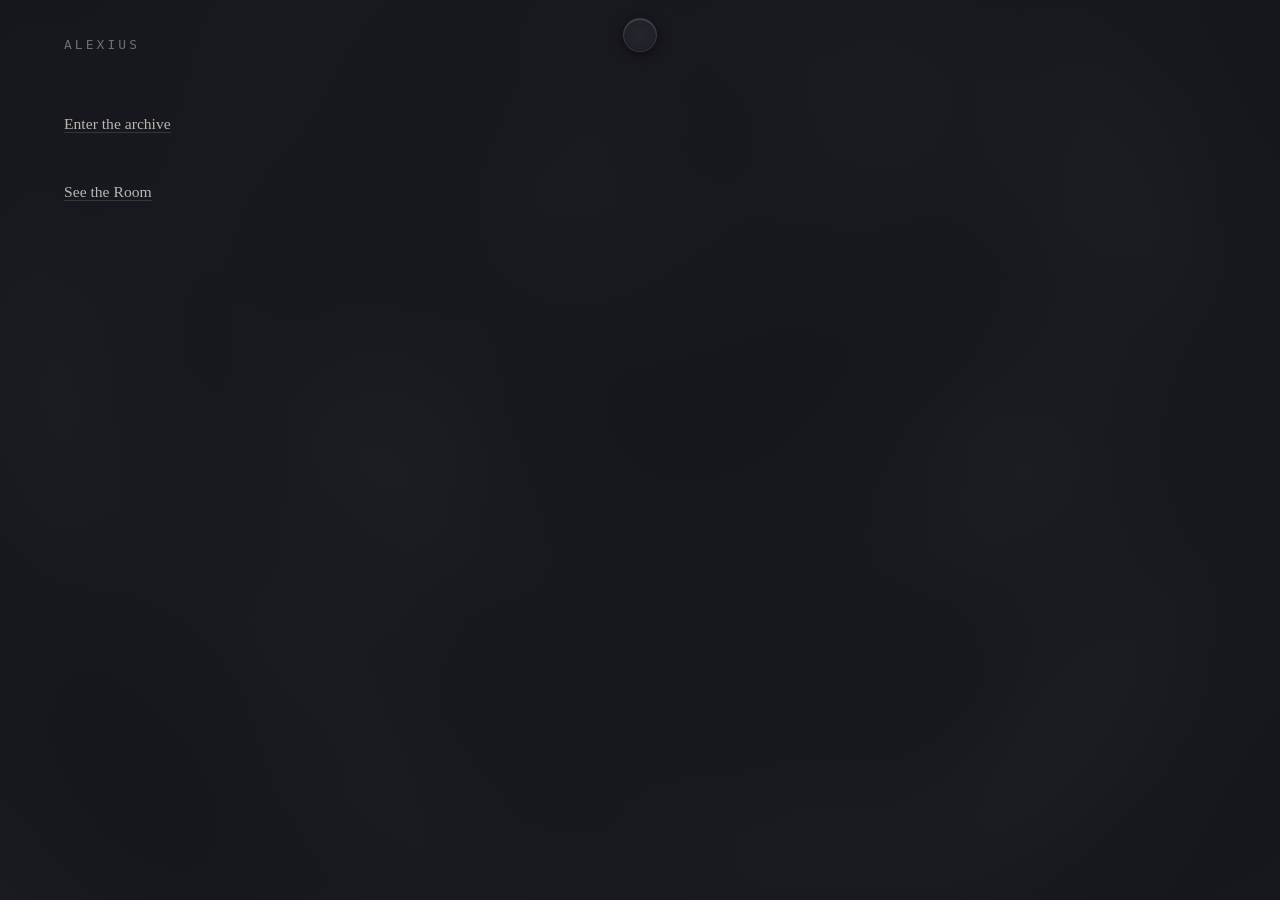
<file: index.html>
<!DOCTYPE html>
<html lang="en">
<head>
  <meta charset="utf-8">
  <meta name="viewport" content="width=device-width, initial-scale=1">
  <meta name="author" content="Alexius Odom">
  <meta name="copyright" content="© 2026 Alexius Odom. Images, recordings, writing, and studies: all rights reserved.">

  <!-- © 2026 Alexius Odom. The images, recordings, writing, and studies on this
     site are Alexius Odom's and are protected under U.S. copyright law.
     Unauthorized use is prohibited. The site's code was written with a
     large language model, under Alexius Odom's direction, and tuned by hand. -->
  
  <title>Alexius</title>
  <link rel="icon" href="assets/favicon.png" type="image/x-icon">
  <link rel="stylesheet" href="style.css">
   <link rel="stylesheet" href="interference.css">
</head>
<body>

<canvas id="field-canvas" aria-hidden="true"></canvas>

<a href="index.html" id="site-title">Alexius</a>

<button id="veil-btn" type="button"
        aria-label="Shift the field"
        aria-expanded="false"
        aria-controls="centre-nav"></button>

<nav id="centre-nav" aria-label="Site">
  <a href="index.html" aria-current="page">Condition</a>
  <a href="archive.html">Archive</a>
  <a href="field-notes.html">Field Notes</a>
  <a href="field-drift.html">Field Drift</a>
  <a href="contact.html">Contact</a>
</nav>

<div id="invert-veil" aria-hidden="true"></div>
  
<div class="page">

  <main class="prose">

    <p class="quiet" style="margin-top:2.5rem;">
      <a href="archive.html">Enter the archive</a>
    </p>

     <p class="quiet" style="margin-top:2.5rem;">
      <a href="room-color.html">See the Room</a>
    </p>
  </main>

  <div></div>

</div>

<div id="cursor" aria-hidden="true"><img src="assets/cursor.png" alt=""></div>
<script src="cursor.js"></script>
<script src="interference.js"></script>
<script src="deep-zoom.js?v=1"></script>

</body>
</html>
</file>
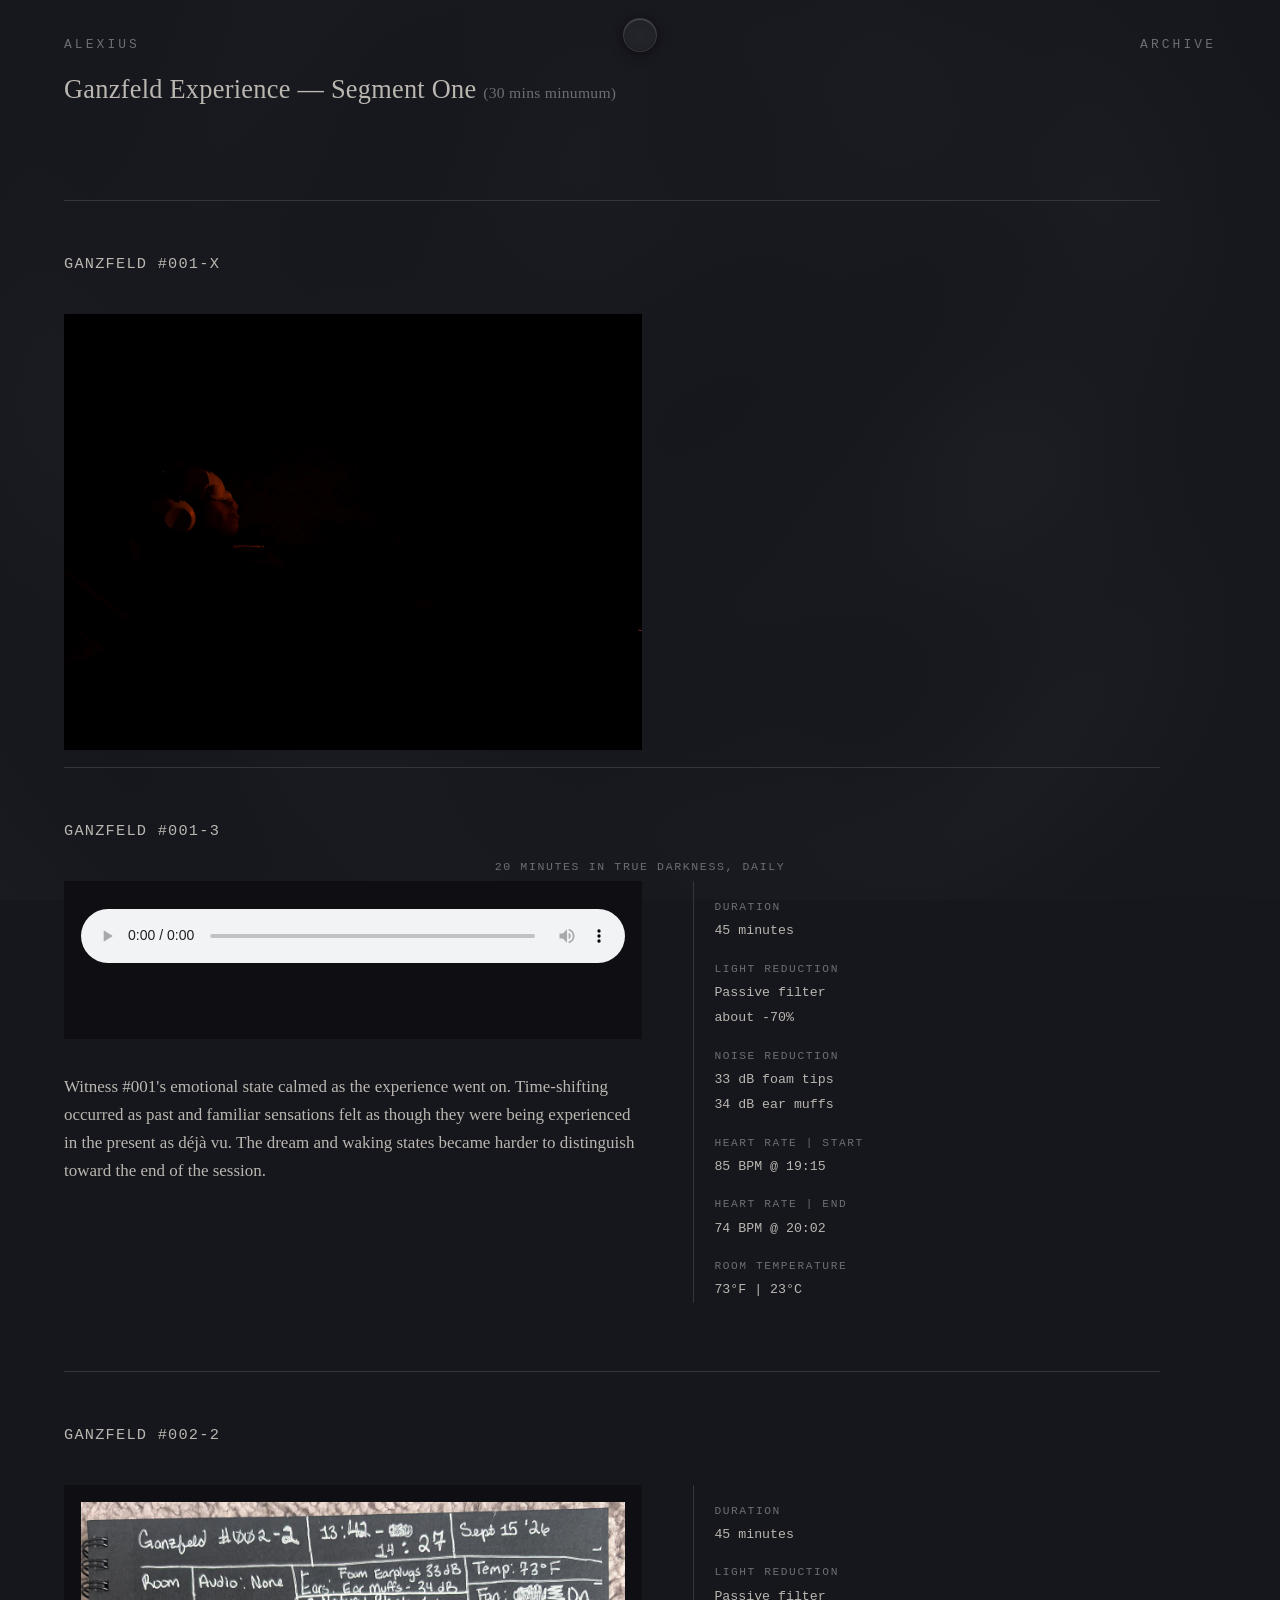
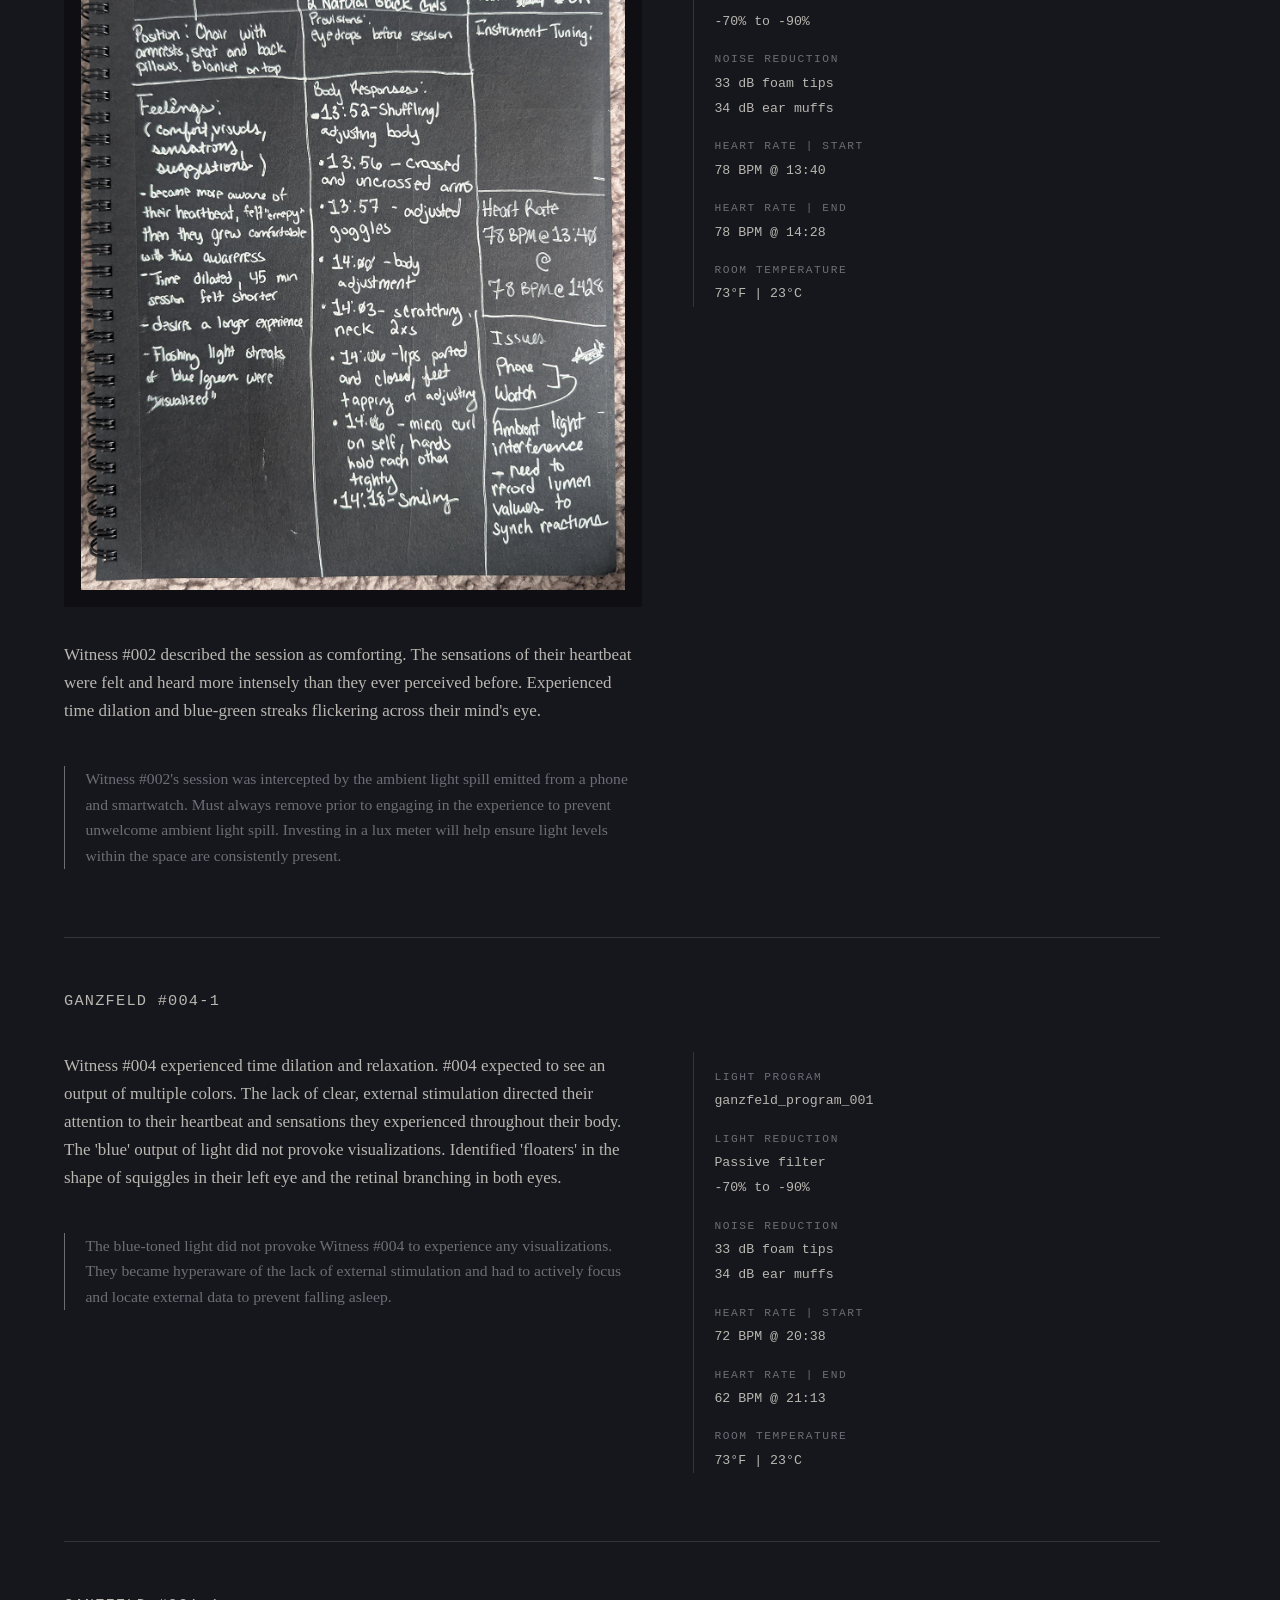
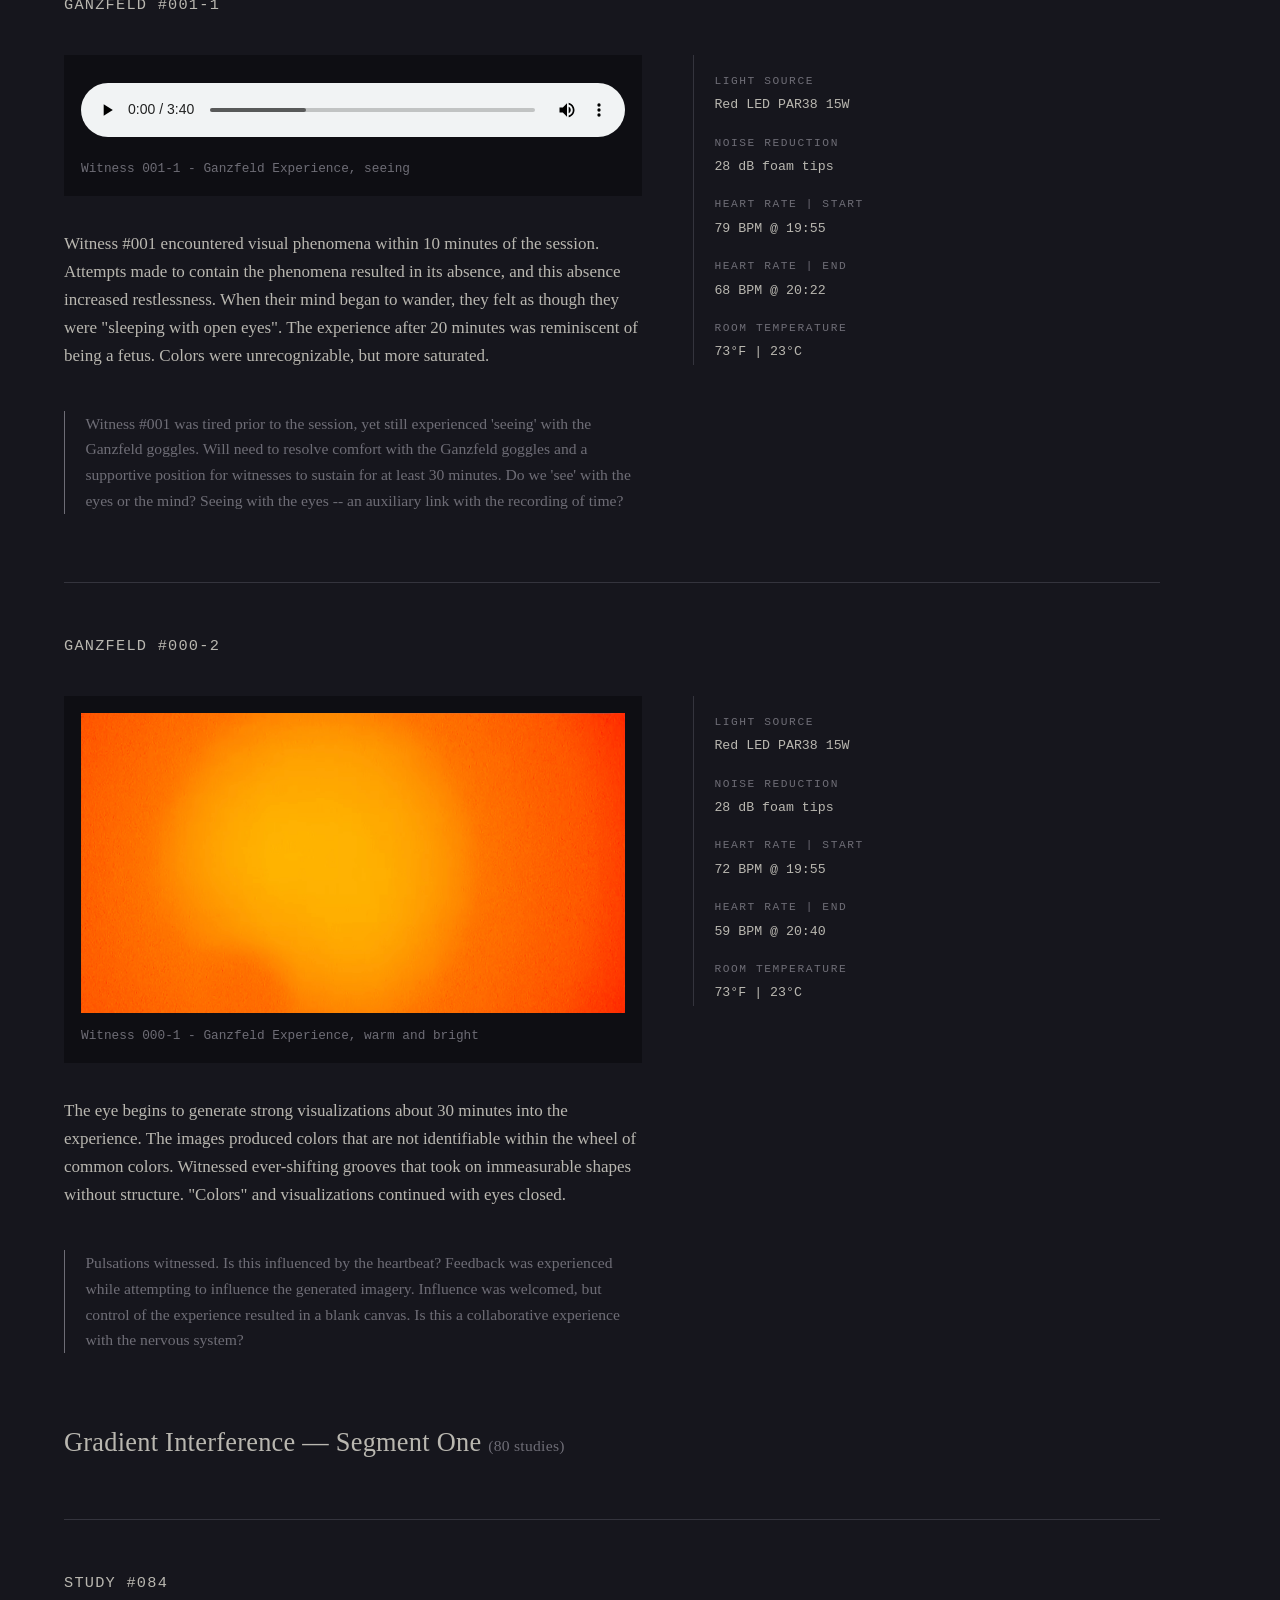
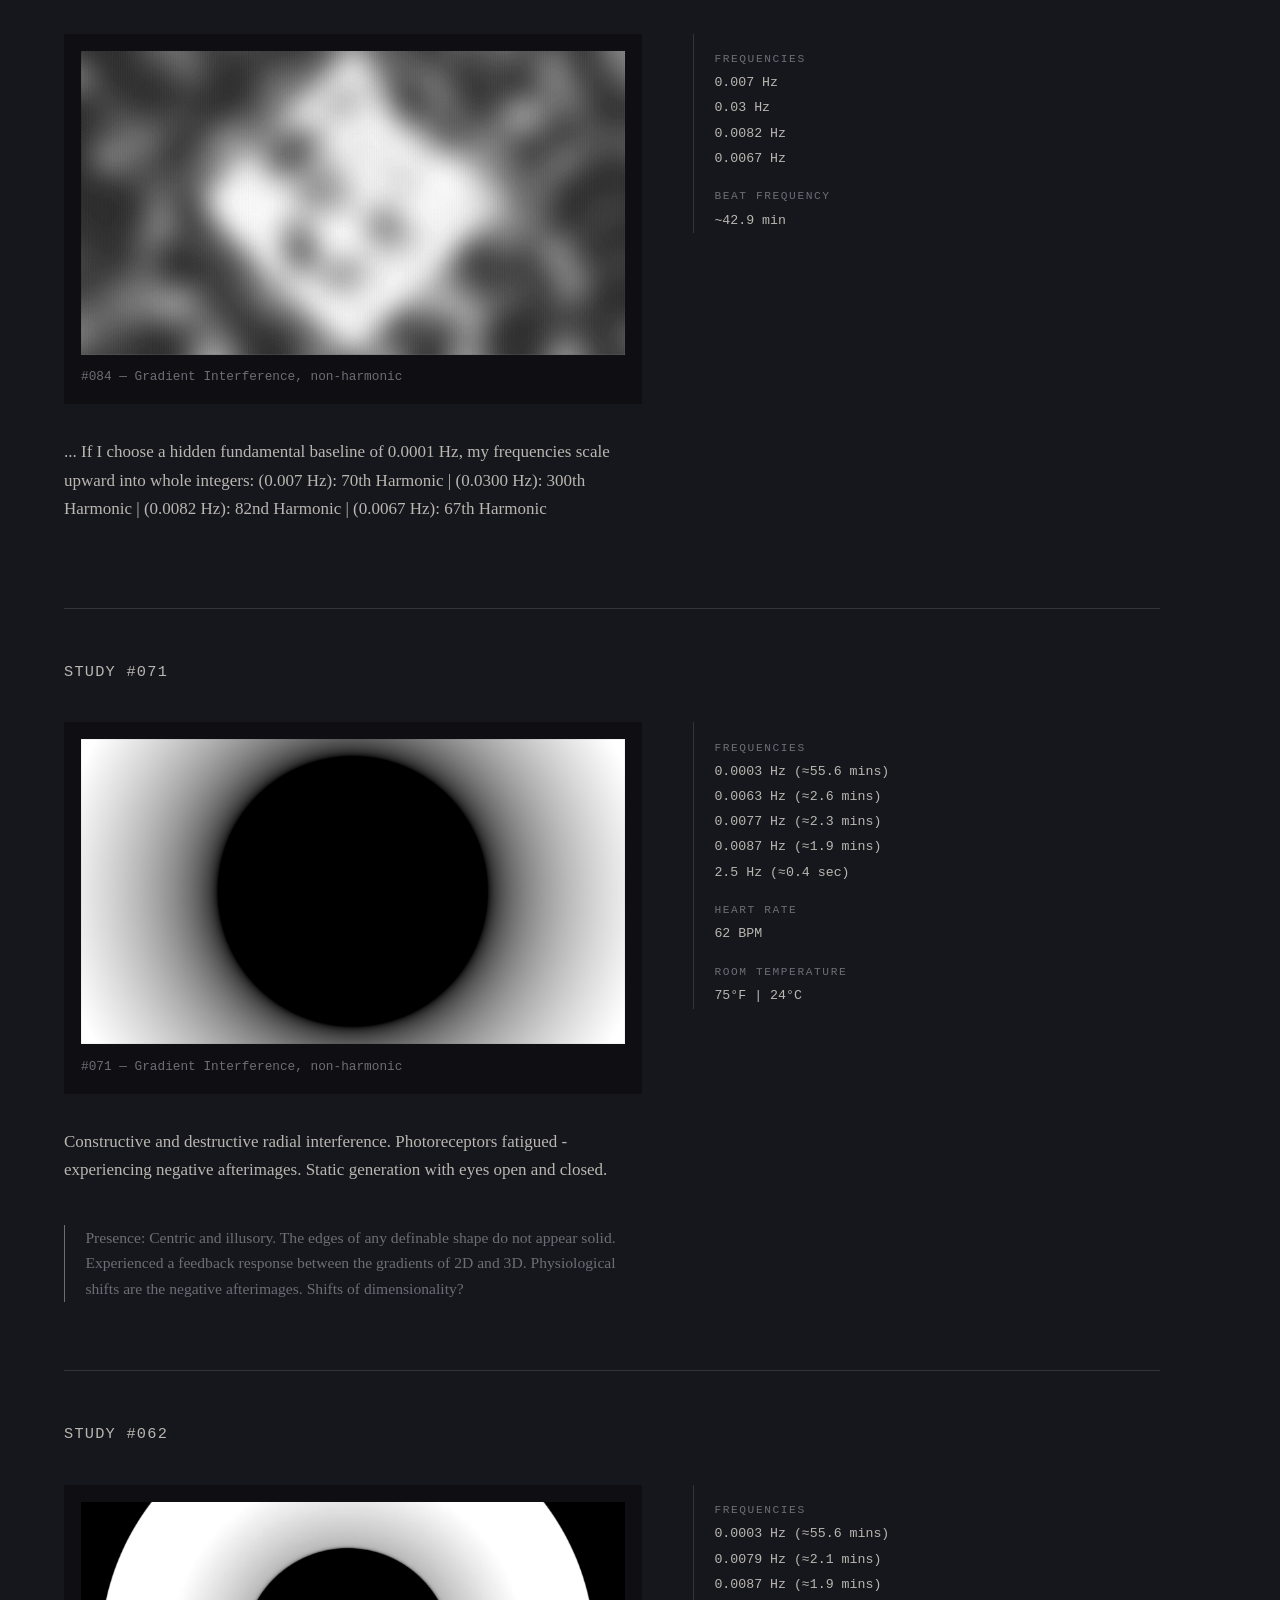
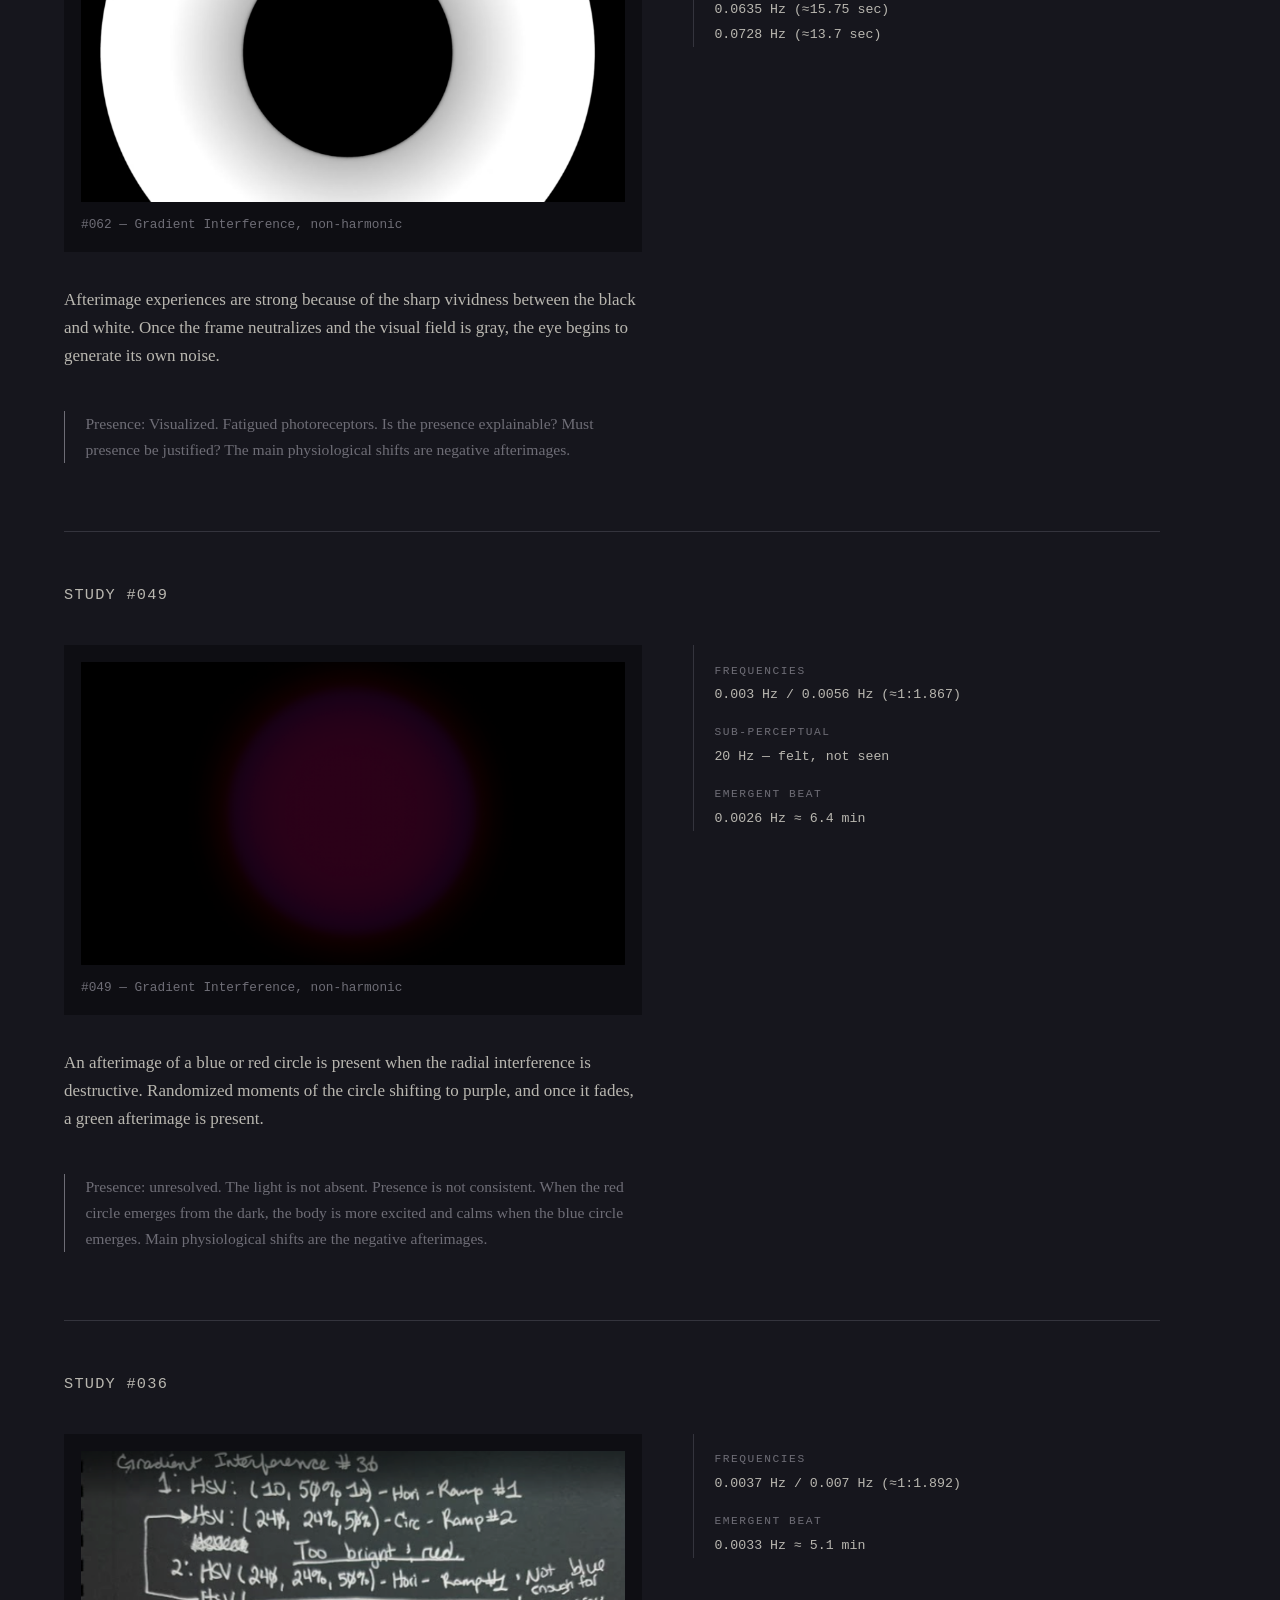
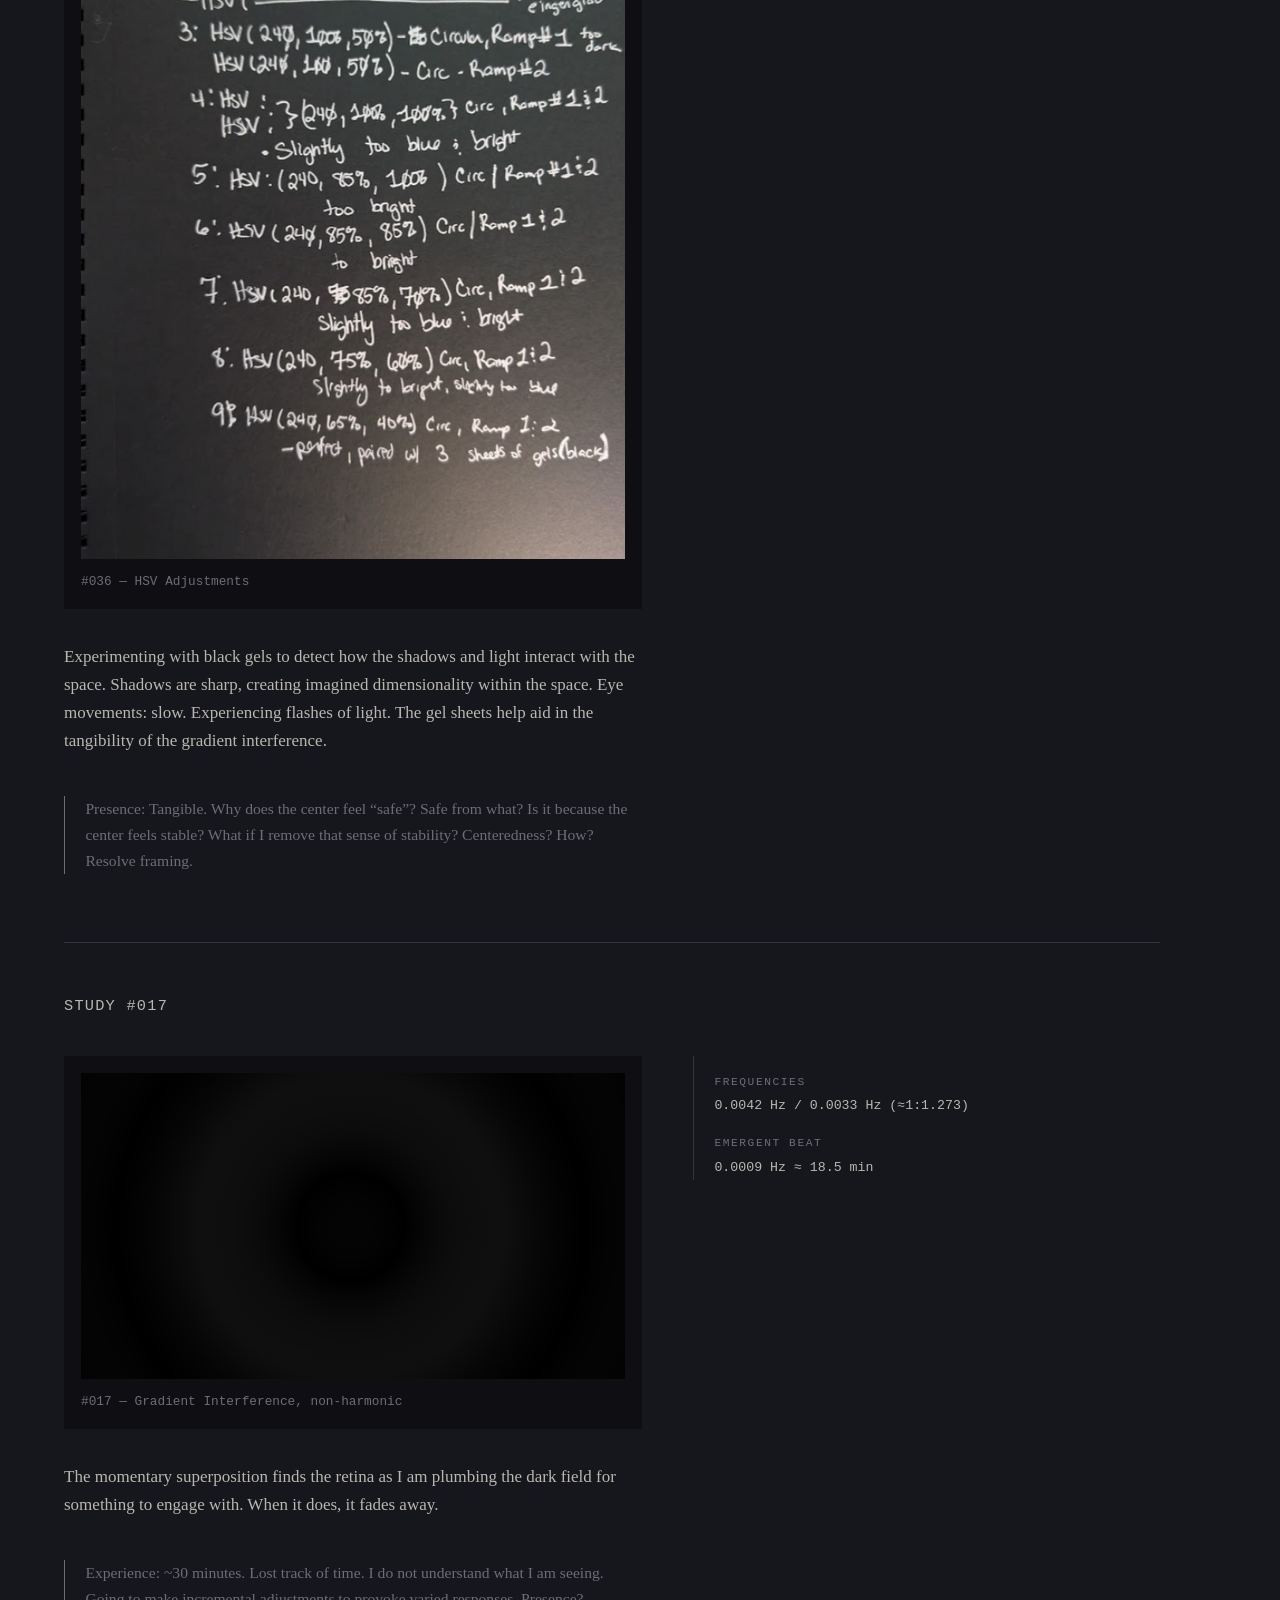
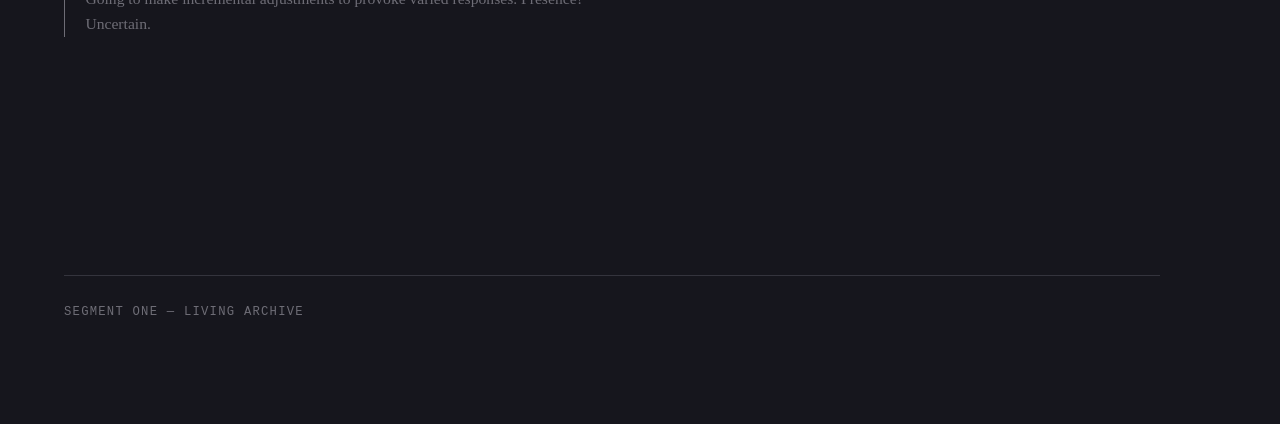
<file: archive.html>
<!DOCTYPE html>
<html lang="en">
<head>
  <meta charset="utf-8">
  <meta name="viewport" content="width=device-width, initial-scale=1">
  <meta name="author" content="Alexius Odom">
  <meta name="copyright" content="© 2026 Alexius Odom. Images, recordings, writing, and studies: all rights reserved.">

  <!-- © 2026 Alexius Odom. The images, recordings, writing, and studies on this
     site are Alexius Odom's and are protected under U.S. copyright law.
     Unauthorized use is prohibited. The site's code was written with a
     large language model, under Alexius Odom's direction, and tuned by hand. -->
  
  <title>Alexius</title>
  <link rel="icon" href="assets/favicon.png" type="image/x-icon">
  <link rel="stylesheet" href="style.css">
  <link rel="stylesheet" href="interference.css">
</head>
<body>
  
<canvas id="field-canvas" aria-hidden="true"></canvas>

<a href="index.html" id="site-title">Alexius</a>

<h1 id="page-title">Archive</h1>

<button id="veil-btn" type="button"
        aria-label="Shift the field"
        aria-expanded="false"
        aria-controls="centre-nav"></button>

<nav id="centre-nav" aria-label="Site">
  <a href="index.html">Condition</a>
  <a href="archive.html" aria-current="page">Archive</a>
  <a href="field-notes.html">Field Notes</a>
  <a href="field-drift.html">Field Drift</a>
  <a href="contact.html">Contact</a>
</nav>

<div id="invert-veil" aria-hidden="true"></div>


<div class="page">

  <main class="prose" style="grid-column: 1 / -1; display: contents;">
    
    <!-- ==========================================================

         Duplicate the whole <article> block per entry.
    
         ========================================================== -->

    <h2 style="grid-column: 1 / -1;">Ganzfeld Experience — Segment One <span class="quiet">(30 mins minumum)</span></h2>

    <article class="study" id="study_001-X" data-date="2026-10-01">
      <div class="study-head">
        <span class="study-number">GANZFELD #001-X</span>
      </div>
        <img src="assets/261001_ganzfeld_witness_001-X.jpg"
             alt="Handwritten notes in white ink on black paper detailing Witness #002's Ganzfeld experience.">
      </figure>
      
        
    <!-- 
    
    Entry

    -->   
    
    <article class="study" id="study_001-3" data-date="2026-09-16">
      <div class="study-head">
        <span class="study-number">GANZFELD #001-3</span>
      </div>

       <figure>
        <audio controls src="assets/260916_ganzfeldGoggles_witness_001-3b.m4a"></audio>
      </figure>
      
      <p class="note">
       Witness #001's emotional state calmed as the experience went on. Time-shifting occurred as 
        past and familiar sensations felt as though they were being experienced in the present as
        déjà vu. The dream and waking states became harder to distinguish toward the end of the session.
      </p>

      <dl class="periphery">

        <dt>Duration</dt>
        <dd>45 minutes</dd>

        <dt>Light Reduction</dt>
        <dd>Passive filter</dd>
        <dd>about -70%</dd>
        
        <dt>Noise Reduction</dt>
        <dd>33 dB foam tips</dd>
        <dd>34 dB ear muffs</dd>

        <dt>Heart Rate | Start</dt>
        <dd>85 BPM @ 19:15</dd>

        <dt>Heart Rate | End</dt>
        <dd>74 BPM @ 20:02</dd>
        
        <dt>Room Temperature</dt>
        <dd>73°F | 23°C</dd>

      </dl>

      <p class="Issues">
        
      </p>
    </article>
        
    <!-- 
    
    Entry

    -->    
    
    <article class="study" id="study_002-2" data-date="2026-09-15">
      <div class="study-head">
        <span class="study-number">GANZFELD #002-2</span>
      </div>

      <figure>
        <!-- NOTE: export a still or short loop from the study.
             Keep images under ~500 KB (export at 1600px wide,
             quality ~80). This helps keep the site optimized,
             even on bad WiFi. -->
        <img src="assets/260915_ganzfeld_witness_002-2.jpg"
             alt="Handwritten notes in white ink on black paper detailing Witness #002's Ganzfeld experience.">
      </figure>
      
      <p class="note">
       Witness #002 described the session as comforting. The sensations of their heartbeat were felt and
        heard more intensely than they ever perceived before. Experienced time dilation and blue-green streaks 
        flickering across their mind's eye.
      </p>

      <dl class="periphery">

        <dt>Duration</dt>
        <dd>45 minutes</dd>

        <dt>Light Reduction</dt>
        <dd>Passive filter</dd>
        <dd>-70% to -90%</dd>
        
        <dt>Noise Reduction</dt>
        <dd>33 dB foam tips</dd>
        <dd>34 dB ear muffs</dd>

        <dt>Heart Rate | Start</dt>
        <dd>78 BPM @ 13:40</dd>

        <dt>Heart Rate | End</dt>
        <dd>78 BPM @ 14:28</dd>
        
        <dt>Room Temperature</dt>
        <dd>73°F | 23°C</dd>

      </dl>

      <p class="contradiction">
        Witness #002's session was intercepted by the ambient light spill emitted from a phone and 
        smartwatch. Must always remove prior to engaging in the experience to prevent unwelcome 
        ambient light spill. Investing in a lux meter will help ensure light levels within the space
        are consistently present.
      </p>
    </article>
        
    <!-- 
    
    Entry

    -->    
    
    <article class="study" id="study_004-1" data-date="2026-08-18">
      <div class="study-head">
        <span class="study-number">GANZFELD #004-1</span>
      </div>

      <p class="note">
       Witness #004 experienced time dilation and relaxation. #004 expected to see an output of 
        multiple colors. The lack of clear, external stimulation directed their attention to their 
        heartbeat and sensations they experienced throughout their body. The 'blue' output of light
        did not provoke visualizations. Identified 'floaters' in the shape of squiggles in 
        their left eye and the retinal branching in both eyes.  
      </p>

      <dl class="periphery">

        <dt>Light Program</dt>
        <dd>ganzfeld_program_001</dd>

        <dt>Light Reduction</dt>
        <dd>Passive filter</dd>
        <dd>-70% to -90%</dd>
        
        <dt>Noise Reduction</dt>
        <dd>33 dB foam tips</dd>
        <dd>34 dB ear muffs</dd>

        <dt>Heart Rate | Start</dt>
        <dd>72 BPM @ 20:38</dd>

        <dt>Heart Rate | End</dt>
        <dd>62 BPM @ 21:13</dd>
        
        <dt>Room Temperature</dt>
        <dd>73°F | 23°C</dd>

      </dl>

      <p class="contradiction">
        The blue-toned light did not provoke Witness #004 to experience any visualizations.
        They became hyperaware of the lack of external stimulation and had to actively focus and locate external 
        data to prevent falling asleep. 
      </p>
    </article>
        
    <!-- 
    
    Entry

    -->    
    
    <article class="study" id="study_001-1" data-date="2026-08-18">
      <div class="study-head">
        <span class="study-number">GANZFELD #001-1</span>
      </div>

      <figure>
        <!-- NOTE: export a still or short loop from the study.
             Keep images under ~500 KB (export at 1600px wide,
             quality ~80). This helps keep the site optimized,
             even on bad WiFi. -->
        <audio controls src="assets/260818_ganzfeldGoggles_witness_001-1_compressed.mp3"></audio>
        <figcaption>Witness 001-1 - Ganzfeld Experience, seeing
        </figcaption>
      </figure>

      <p class="note">
        Witness #001 encountered visual phenomena within 10 minutes of the session. Attempts made to contain the 
        phenomena resulted in its absence, and this absence increased restlessness. When their mind began to wander,
        they felt as though they were "sleeping with open eyes". The experience after 20 minutes was reminiscent of 
        being a fetus. Colors were unrecognizable, but more saturated. 
      </p>

      <dl class="periphery">

        <dt>Light Source</dt>
        <dd>Red LED PAR38 15W</dd>
        
        <dt>Noise Reduction</dt>
        <dd>28 dB foam tips</dd>

        <dt>Heart Rate | Start</dt>
        <dd>79 BPM @ 19:55</dd>

        <dt>Heart Rate | End</dt>
        <dd>68 BPM @ 20:22</dd>
        
        <dt>Room Temperature</dt>
        <dd>73°F | 23°C</dd>

      </dl>

      <p class="contradiction">
        Witness #001 was tired prior to the session, yet still experienced 'seeing' with the Ganzfeld goggles. Will need 
        to resolve comfort with the Ganzfeld goggles and a supportive position for witnesses to sustain for at least 30 
        minutes. Do we 'see' with the eyes or the mind? Seeing with the eyes -- an auxiliary link with the recording of 
        time?
      </p>
    </article>
        
    <!-- 
    
    Entry

    -->    

    <article class="study" id="study_000-2" data-date="2026-08-30">
      <div class="study-head">
        <span class="study-number">GANZFELD #000-2</span>
      </div>

      <figure>
        <!-- NOTE: export a still or short loop from the study.
             Keep images under ~500 KB (export at 1600px wide,
             quality ~80). This helps keep the site optimized,
             even on bad WiFi. -->
        <img src="assets/260901_ganzfeld_feelings.png"
             alt="Witness 000-1 - Ganzfeld Experience, warm and bright">
        <figcaption>Witness 000-1 - Ganzfeld Experience, warm and bright
        </figcaption>
      </figure>

      <p class="note">
        The eye begins to generate strong visualizations about 30 minutes into the experience. The images produced colors
        that are not identifiable within the wheel of common colors. Witnessed ever-shifting grooves that took on 
        immeasurable shapes without structure. "Colors" and visualizations continued with eyes closed.   
      </p>

      <dl class="periphery">

        <dt>Light Source</dt>
        <dd>Red LED PAR38 15W</dd>
        
        <dt>Noise Reduction</dt>
        <dd>28 dB foam tips</dd>

        <dt>Heart Rate | Start</dt>
        <dd>72 BPM @ 19:55</dd>

        <dt>Heart Rate | End</dt>
        <dd>59 BPM @ 20:40</dd>
        
        <dt>Room Temperature</dt>
        <dd>73°F | 23°C</dd>

      </dl>

      <p class="contradiction">
        Pulsations witnessed. Is this influenced by the heartbeat? Feedback was experienced while attempting to 
        influence the generated imagery. Influence was welcomed, but control of the experience resulted in a blank
        canvas. Is this a collaborative experience with the nervous system?        
      </p>
    </article>

    <h2 style="grid-column: 1 / -1;">Gradient Interference — Segment One <span class="quiet">(80 studies)</span></h2>

    <!-- ==========================================================

         Duplicate the whole <article> block per entry.
    
         ========================================================== -->

    
    <!-- 
    
    Entry

    -->


    <article class="study" id="study-084"  data-date="2026-08-04">
      <div class="study-head">
        <span class="study-number">STUDY #084</span>
      </div>

      <figure>
        <!-- NOTE: export a still or short loop from the study.
             Keep images under ~500 KB (export at 1600px wide,
             quality ~80). This helps keep the site optimized,
             even on bad WiFi. -->
        <img src="assets/light_TD_study_GradientInterference_084.gif"
             alt="A slowly fading blurred black and white noisy gradient." class="non-clickable">
        <figcaption>#084 — Gradient Interference, non-harmonic</figcaption>
      </figure>

      <p class="note">
        ... If I choose a hidden fundamental baseline of 0.0001 Hz, my frequencies scale upward into whole 
        integers: (0.007 Hz): 70th Harmonic | (0.0300 Hz): 300th Harmonic | (0.0082 Hz): 
        82nd Harmonic | (0.0067 Hz): 67th Harmonic
      </p>

      <dl class="periphery">

        <dt>Frequencies</dt>
        <dd>0.007 Hz</dd>
        <dd>0.03 Hz</dd>
        <dd>0.0082 Hz</dd>
        <dd>0.0067 Hz</dd>

        <dt>Beat Frequency</dt>
        <dd>~42.9 min</dd>

      </dl>
    </article>

      
      <article class="study" id="study-071" data-date="2026-06-13">
      <div class="study-head">
        <span class="study-number">STUDY #071</span>
      </div>

      <figure>
        <!-- NOTE: export a still or short loop from the study.
             Keep images under ~500 KB (export at 1600px wide,
             quality ~80). This helps keep the site optimized,
             even on bad WiFi. -->
        <img src="assets/light_TD_study_GradientInterference_071.png"
             alt="A blurred, black circle against a white background.">
        <figcaption>#071 — Gradient Interference, non-harmonic</figcaption>
      </figure>

      <p class="note">
        Constructive and destructive radial interference. Photoreceptors fatigued - experiencing negative afterimages.
        Static generation with eyes open and closed.

      </p>

      <dl class="periphery">

        <dt>Frequencies</dt>
        <dd>0.0003 Hz (&asymp;55.6 mins)</dd>
        <dd>0.0063 Hz (&asymp;2.6 mins)</dd>
        <dd>0.0077 Hz (&asymp;2.3 mins)</dd>
        <dd>0.0087 Hz (&asymp;1.9 mins)</dd>
        <dd>2.5 Hz (&asymp;0.4 sec)</dd>


        <dt>Heart Rate</dt>
        <dd>62 BPM</dd>

        <dt>Room Temperature</dt>
        <dd>75°F | 24°C</dd>

      </dl>

      <p class="contradiction">
        Presence: Centric and illusory. The edges of any definable shape do not appear solid. Experienced a 
        feedback response between the gradients of 2D and 3D. Physiological shifts are the negative afterimages.
        Shifts of dimensionality?
      </p>
    </article>
    
    <!-- 
    
    Entry

    -->    
    
    <article class="study" id="study-062" data-date="2026-05-21">
      <div class="study-head">
        <span class="study-number">STUDY #062</span>
      </div>

      <figure>
        <!-- NOTE: export a still or short loop from the study.
             Keep images under ~500 KB (export at 1600px wide,
             quality ~80). This helps keep the site optimized,
             even on bad WiFi. -->
        <img src="assets/light_TD_study_GradientInterference_062.png"
             alt="Black circle in the center framed by white ring. The white ring is within a black rectangular frame.">
        <figcaption>#062 — Gradient Interference, non-harmonic</figcaption>
      </figure>

      <p class="note">
        Afterimage experiences are strong because of the sharp vividness between the black and white.
        Once the frame neutralizes and the visual field is gray, the eye begins to generate its own noise. 
      </p>

      <dl class="periphery">

        <dt>Frequencies</dt>
        <dd>0.0003 Hz (&asymp;55.6 mins)</dd>
        <dd>0.0079 Hz (&asymp;2.1 mins)</dd>
        <dd>0.0087 Hz (&asymp;1.9 mins)</dd>
        <dd>0.0635 Hz (&asymp;15.75 sec)</dd>
        <dd>0.0728 Hz (&asymp;13.7 sec)</dd>

      </dl>

      <p class="contradiction">
        Presence: Visualized. Fatigued photoreceptors. Is the presence explainable? 
        Must presence be justified? The main physiological shifts are negative afterimages. 
      </p>
    </article>

    <!-- 
    
    Entry

    -->
    
    <article class="study" id="study-049" data-date="2026-04-23">
      <div class="study-head">
        <span class="study-number">STUDY #049</span>
      </div>

      <figure>
        <!-- NOTE: export a still or short loop from the study.
             Keep images under ~500 KB (export at 1600px wide,
             quality ~80). This helps keep the site optimized,
             even on bad WiFi. -->
        <img src="assets/light_TD_study_GradientInterference_049a.png"
             alt="Two blurred circles, red and blue, against a black field.">
        <figcaption>#049 — Gradient Interference, non-harmonic</figcaption>
      </figure>

      <p class="note">
        An afterimage of a blue or red circle is present when the radial interference is destructive. 
        Randomized moments of the circle shifting to purple, and once it fades, a green afterimage is present.

      </p>

      <dl class="periphery">

        <dt>Frequencies</dt>
        <dd>0.003 Hz / 0.0056 Hz (&asymp;1:1.867)</dd>

        <dt>Sub-perceptual</dt>
        <dd>20 Hz — felt, not seen</dd>

        <dt>Emergent beat</dt>
        <dd>0.0026 Hz &asymp; 6.4 min</dd>

      </dl>

      <p class="contradiction">
        Presence: unresolved. The light is not absent. Presence is not consistent. 
        When the red circle emerges from the dark, the body is more excited and calms when the 
        blue circle emerges. Main physiological shifts are the negative afterimages. 
      </p>
    </article>

   
    <!-- 
    
    Entry

    -->


    <article class="study" id="study-036" data-date="2026-04-03">
      <div class="study-head">
        <span class="study-number">STUDY #036</span>
      </div>

      <figure>
        <!-- NOTE: export a still or short loop from the study.
             Keep images under ~500 KB (export at 1600px wide,
             quality ~80). This helps keep the site optimized,
             even on bad WiFi. -->
        <img src="assets/light_TD_study_GradientInterference_036.png"
             alt="Handwritten notes in white ink against black paper detailing the HSVs used in experience.">
        <figcaption>#036 — HSV Adjustments</figcaption>
      </figure>

      <p class="note">
        Experimenting with black gels to detect how the shadows and light interact with the space. 
        Shadows are sharp, creating imagined dimensionality within the space. Eye movements: slow. Experiencing 
        flashes of light. The gel sheets help aid in the tangibility of the gradient interference.


      </p>

      <dl class="periphery">

        <dt>Frequencies</dt>
        <dd>0.0037 Hz / 0.007 Hz (&asymp;1:1.892)</dd>

        <dt>Emergent beat</dt>
        <dd>0.0033 Hz &asymp; 5.1 min</dd>

      </dl>

      <p class="contradiction">
        Presence: Tangible. Why does the center feel “safe”? 
        Safe from what? Is it because the center feels stable? 
        What if I remove that sense of stability? Centeredness? How? Resolve framing.
 
      </p>
    </article>


    <!-- 
    
    Entry

    -->


    <article class="study" id="study-017"  data-date="2026-02-18">
      <div class="study-head">
        <span class="study-number">STUDY #017</span>
      </div>

      <figure>
        <!-- NOTE: export a still or short loop from the study.
             Keep images under ~500 KB (export at 1600px wide,
             quality ~80). This helps keep the site optimized,
             even on bad WiFi. -->
        <img src="assets/light_TD_study_GradientInterference_017a.png"
             alt="A dark, gray ring softly blurred against a black background." class="non-clickable">
        <figcaption>#017 — Gradient Interference, non-harmonic</figcaption>
      </figure>

      <p class="note">
        The momentary superposition finds the retina as I am plumbing the dark field for something to engage with. 
        When it does, it fades away.

      </p>

      <dl class="periphery">

        <dt>Frequencies</dt>
        <dd>0.0042 Hz / 0.0033 Hz (&asymp;1:1.273)</dd>

        <dt>Emergent beat</dt>
        <dd>0.0009 Hz &asymp; 18.5 min</dd>

      </dl>

      <p class="contradiction">
        Experience: ~30 minutes. Lost track of time. I do not understand what I am seeing. Going to make incremental
        adjustments to provoke varied responses. Presence? Uncertain.

 
      </p>
    </article>


    <!-- ==========================================================
         THE ENTRY SCHEMA.

           study-number   required
           study-date     required
           figure         image or video still + caption
           audio          optional
           note           record
           periphery      instrument data (frequencies,
                          physiological readings, witness)
           contradiction  optional.

         Duplicate the whole <article> block per entry.
         ========================================================== -->
    
    <!-- ==========================================================
         BLANK TEMPLATE — copy from here down to the closing
         </article>, paste above this comment, fill in.
         Delete any optional field that doesn't apply
         (audio, contradiction).
         ========================================================== -->
    <!--
    <article class="study" id="study-0XX">
      <div class="study-head">
        <span class="study-number">STUDY #0XX</span>
        <span class="study-date">YYYY-MM-DD</span>
      </div>

      <figure>
        <img src="assets/study-0XX.jpg" alt="Lorem Ipsum description.">
        <figcaption>caption</figcaption>
        <audio controls src="assets/study-0XX.m4a"></audio>
      </figure>

      <p class="note">
        Lorem ipsum.
      </p>

      <dl class="periphery">
        <dt>Operators</dt>      <dd>...</dd>
        <dt>Frequencies</dt>    <dd>...</dd>
        <dt>Sub-perceptual</dt>     <dd>...</dd>
        <dt>Heart rate</dt>     <dd>...</dd>
        <dt>Emergent beat</dt>     <dd>...</dd>
        <dt>Witness</dt>        <dd>...</dd>
      </dl>

      <p class="contradiction">
        Only if one genuinely attaches.
      </p>
    </article>
    -->

  </main>

  <footer class="site-foot">
    SEGMENT ONE &mdash; LIVING ARCHIVE
  </footer>

</div>

<div class="fn-foot">20 MINUTES IN TRUE DARKNESS, DAILY</div>

<div id="cursor" aria-hidden="true"><img src="assets/cursor.png" alt=""></div>
<script src="cursor.js?v=3"></script>
<script src="interference.js?v=8"></script>
<script src="deep-zoom.js?v=1"></script>


<!-- ==============================================================
     ON SCROLL, IF YOU WANT TO CHANGE IT LATER

     To run this page as a one-at-a-time stage like Field Notes:
       1. change  <div class="page">  to  <main class="fn-stage">
          (and its closing tag), dropping the inner <main>
       2. add  fn-entry  to each article's class: class="study fn-entry"
       3. the entry will need to be wider than the 34em Field Notes
          uses, or the periphery column collapses under the note

     ============================================================== -->

</body>
</html>
</file>
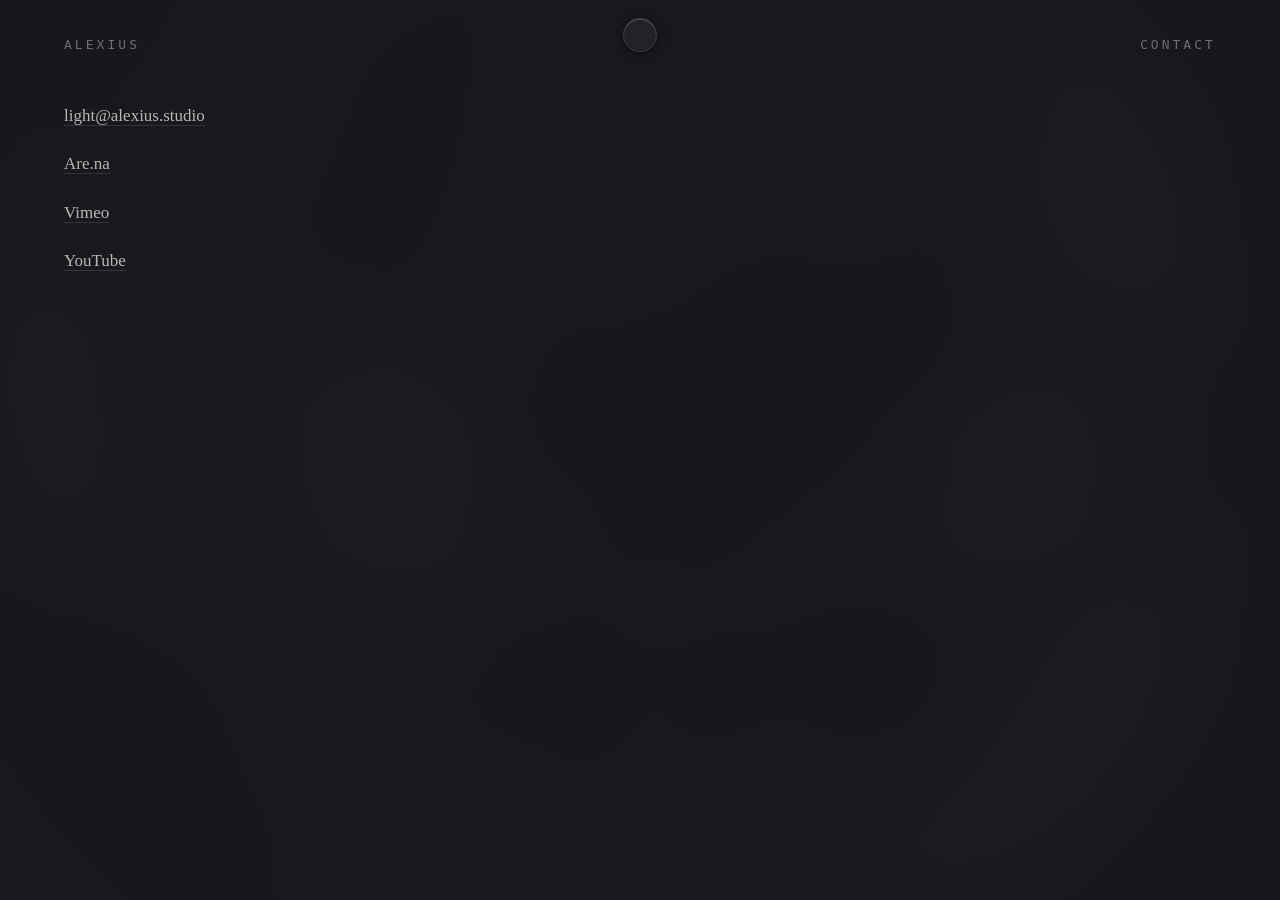
<file: contact.html>
<!DOCTYPE html>
<html lang="en">
<head>
  <meta charset="utf-8">
  <meta name="viewport" content="width=device-width, initial-scale=1">
  <meta name="author" content="Alexius Odom">
  <meta name="copyright" content="© 2026 Alexius Odom. Images, recordings, writing, and studies: all rights reserved.">

  <!-- © 2026 Alexius Odom. The images, recordings, writing, and studies on this
     site are Alexius Odom's and are protected under U.S. copyright law.
     Unauthorized use is prohibited. The site's code was written with a
     large language model, under Alexius Odom's direction, and tuned by hand. -->

  <title>Alexius</title>
  <link rel="icon" href="assets/favicon.png" type="image/x-icon">
  <link rel="stylesheet" href="style.css?v=3">
  <link rel="stylesheet" href="interference.css?v=3">
</head>
<body>

<canvas id="field-canvas" aria-hidden="true"></canvas>

<a href="index.html" id="site-title">Alexius</a>

<h1 id="page-title">Contact</h1>

<button id="veil-btn" type="button"
        aria-label="Shift the field"
        aria-expanded="false"
        aria-controls="centre-nav"></button>

<nav id="centre-nav" aria-label="Site">
  <a href="index.html">Condition</a>
  <a href="archive.html">Archive</a>
  <a href="field-notes.html">Field Notes</a>
  <a href="field-drift.html">Field Drift</a>
  <a href="contact.html" aria-current="page">Contact</a>
</nav>

<div id="invert-veil" aria-hidden="true"></div>


<div class="page">

  <main class="prose">

    <p style="margin-top:2rem;">
      <a href="mailto:light@alexius.studio">light@alexius.studio</a>
    </p>
    
    <p>
      <a href="https://www.are.na/alexius/channels" target="_blank" rel="noopener noreferrer">Are.na</a>
    </p>

    <p>
      <a href="https://vimeo.com/user265175424" target="_blank" rel="noopener noreferrer">Vimeo</a>
    </p>

    <p>
      <a href="https://www.youtube.com/@alexiuslux" target="_blank" rel="noopener noreferrer">YouTube</a>
    </p>

  </main>

  <div></div>

</div>

<div id="cursor" aria-hidden="true"><img src="assets/cursor.png" alt=""></div>
<script src="cursor.js?v=3"></script>
<script src="interference.js?v=3"></script>
<script src="deep-zoom.js?v=1"></script>

</body>
</html>
</file>
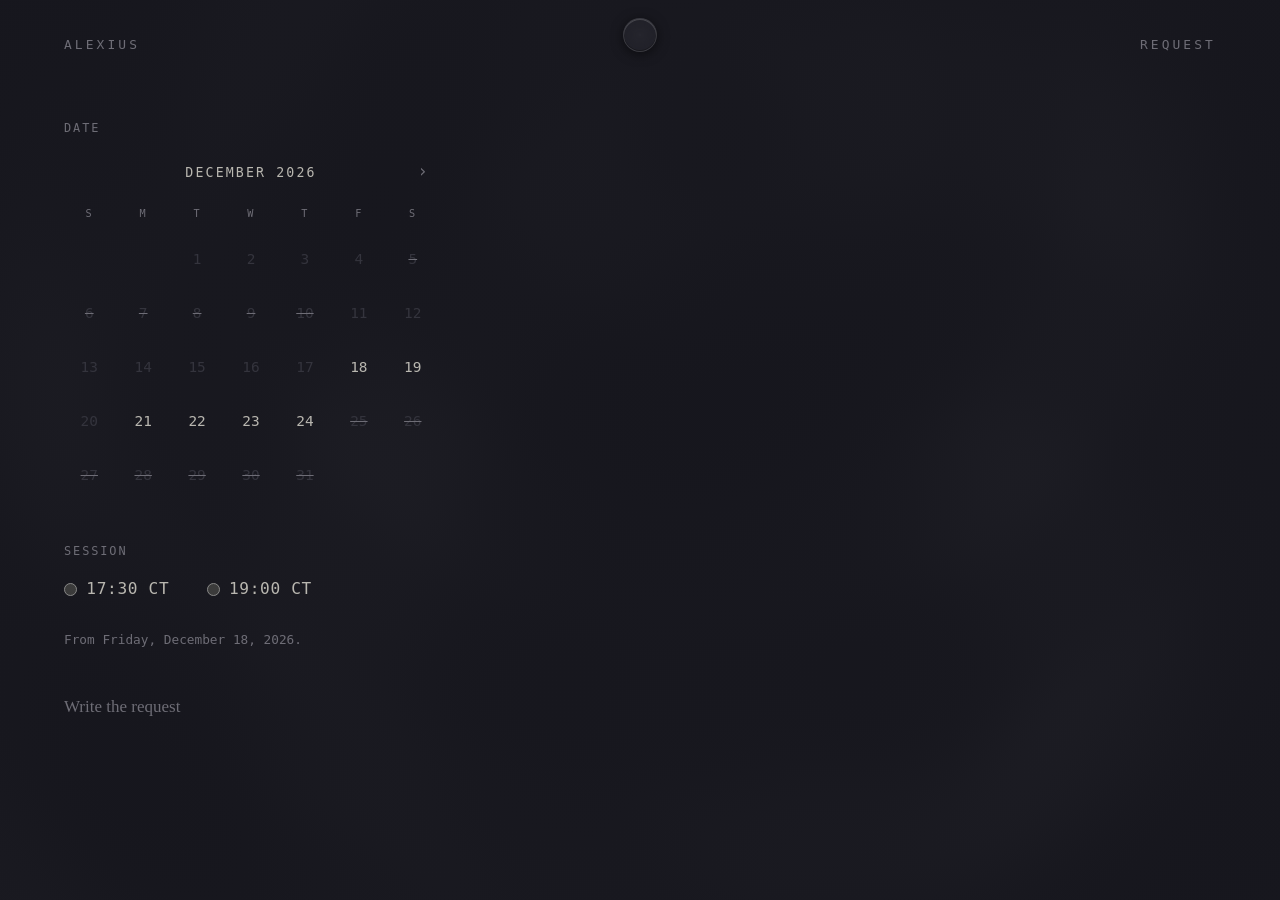
<file: request.html>
<!DOCTYPE html>
<html lang="en">
<head>
  <meta charset="utf-8">
  <meta name="viewport" content="width=device-width, initial-scale=1">
  <meta name="author" content="Alexius Odom">

  <!-- UNLISTED. Asks search engines not to index this page or follow
       its links. Delete this line on the day it goes public, along
       with adding it to the nav. Do NOT list this page in robots.txt:
       robots.txt is public, so naming the page there announces it. -->
  <meta name="robots" content="noindex, nofollow">

  <meta name="copyright" content="© 2026 Alexius Odom. All rights reserved.">
  <meta name="rights" content="All content on this site is the intellectual property
                               of Alexius Odom. Unauthorized reproduction, distribution,
                               or use is prohibited.">

<!-- © 2026 Alexius Odom. All content, code, and visual material on this site is protected
  under U.S. copyright law. Unauthorized use is prohibited.
  -->

  <title>Alexius</title>
  <link rel="icon" href="assets/favicon.png" type="image/x-icon">
  <!-- Match these ?v= numbers to whatever your other pages use. -->
  <link rel="stylesheet" href="style.css?v=7">
  <link rel="stylesheet" href="interference.css?v=7">

  <style>

    .req { padding-top: 3rem; }

    .req .field-label,
    .req legend {
      display: block;
      font-family: var(--data);
      font-size: 0.7rem;
      letter-spacing: 0.16em;
      text-transform: uppercase;
      color: var(--ash);
      margin-bottom: 0.9rem;
    }


    .cal { width: min(100%, 22rem); font-family: var(--data); }

    .cal-head {
      display: flex;
      align-items: baseline;
      justify-content: space-between;
      margin-bottom: 1rem;
    }
    .cal-month {
      font-size: 0.78rem;
      letter-spacing: 0.16em;
      text-transform: uppercase;
      color: var(--bone);
    }
    .cal-nav {
      background: none;
      border: none;
      font: inherit;
      font-size: 1rem;
      color: var(--ash);
      padding: 0.2rem 0.6rem;
      transition: color 4s ease-out;
    }
    .cal-nav:hover:not(:disabled) { color: var(--lit); transition: color 0.15s ease-in; }
    .cal-nav:disabled { color: transparent; }

    .cal-grid {
      display: grid;
      grid-template-columns: repeat(7, 1fr);
      gap: 0.2rem;
    }
    .cal-dow {
      font-size: 0.6rem;
      letter-spacing: 0.12em;
      color: var(--ash);
      text-align: center;
      padding-bottom: 0.5rem;
    }
    .cal-day {
      aspect-ratio: 1;
      background: none;
      border: 1px solid transparent;
      font: inherit;
      font-size: 0.85rem;
      color: var(--bone);
      transition: color 4s ease-out, border-color 4s ease-out;
    }
    .cal-day:hover:not(:disabled) {
      color: var(--lit);
      border-color: var(--veil);
      transition: color 0.15s ease-in, border-color 0.15s ease-in;
    }
    .cal-day:focus-visible { outline: 1px solid var(--bone); outline-offset: 2px; }

    .cal-day:disabled { color: var(--veil); }


    .cal-day.is-away {
      text-decoration: line-through;
      text-decoration-color: var(--ash);
    }

    .cal-day[aria-pressed="true"] {
      color: var(--lit);
      border-color: var(--ash);
    }


    /* ---- SESSIONS --------------------------------------------- */
    .req fieldset { border: none; }
    .req .session-opt {
      display: inline-flex;
      align-items: center;
      gap: 0.55rem;
      margin: 0 2.2rem 0 0;
      font-family: var(--data);
      font-size: 0.95rem;
      letter-spacing: 0.04em;
      color: var(--bone);
    }
    .req input[type="radio"] {
      color-scheme: dark;
      accent-color: var(--bone);
      margin: 0;
    }


    /* ---- NOTE, BUTTON, FALLBACK ------------------------------- */
    #req-note {
      min-height: 1.6em;           /* reserve the line so nothing jumps */
      margin-top: 1.4rem;
      font-family: var(--data);
      font-size: 0.75rem;
    }

    #req-send[aria-disabled="true"] {
      color: var(--ash);
      border-bottom-color: transparent;
      pointer-events: none;
    }

    #req-fallback pre {
      margin-top: 1rem;
      font-family: var(--data);
      font-size: 0.75rem;
      line-height: 1.8;
      color: var(--ash);
      white-space: pre-wrap;
      user-select: text;
    }
  </style>
</head>
<body>

<canvas id="field-canvas" aria-hidden="true"></canvas>

<a href="index.html" id="site-title">Alexius</a>

<h1 id="page-title">Request</h1>

<button id="veil-btn" type="button"
        aria-label="Shift the field"
        aria-expanded="false"
        aria-controls="centre-nav"></button>

<nav id="centre-nav" aria-label="Site">
  <a href="index.html">Condition</a>
  <a href="archive.html">Archive</a>
  <a href="field-notes.html">Field Notes</a>
  <a href="field-drift.html">Field Drift</a>
  <a href="contact.html">Contact</a>
</nav>

<div id="invert-veil" aria-hidden="true"></div>


<div class="page">

  <main class="prose req">

    <div>
      <span class="field-label" id="req-cal-label">Date</span>
      <div id="req-cal" class="cal" role="group" aria-labelledby="req-cal-label"></div>
    </div>

    <fieldset style="margin-top:2.4rem;">
      <legend>Session</legend>
      <div id="req-sessions"></div>
    </fieldset>

    <p id="req-note" class="quiet" aria-live="polite"></p>

    <p style="margin-top:2.5rem;">
      <a href="#" id="req-send" aria-disabled="true">Write the request</a>
    </p>

    <!-- Revealed only after the button is pressed, in case the
         visitor has no mail app set up and nothing opened. -->
    <div id="req-fallback" class="quiet" hidden style="margin-top:2.5rem;">
      <p>If no email opened, write to <a id="req-addr" href="#"></a> with:</p>
      <pre id="req-template"></pre>
    </div>

    <noscript>
      <p class="quiet">Requests can also be sent through the <a href="contact.html">Contact</a> page.</p>
    </noscript>

  </main>

  <div></div>

</div>

<div id="cursor" aria-hidden="true"><img src="assets/cursor.png" alt=""></div>
<script src="cursor.js?v=7"></script>
<script src="interference.js?v=7"></script>

<script>
/* ============================================================
   THE REQUEST

   Everything I will ever need to edit is in this first block.
   ============================================================ */

var CONFIG = {


  LEAD_DAYS: 14,

  // Furthest ahead someone may ask, in days. null = no limit.
  MAX_DAYS: 60,

  // UNAVAILABLE DATES. Inclusive, YYYY-MM-DD, one line each,
  // comma at the end of every line. Delete lines as they pass.
  // These are greyed and struck through in the calendar.
  //
  //   a trip:        ["2027-08-01", "2027-10-31"],
  //   a single day:  ["2026-11-20", "2026-11-20"],
  AWAY: [
    ["2026-11-25", "2026-11-25"], 
    ["2026-12-05", "2026-12-10"],
    ["2026-12-25", "2027-01-09"],
    ["2027-01-15", "2027-01-17"],
  ],

 
  SESSIONS: ["17:30 CT", "19:00 CT"],

  CLOSED_DAYS: [0],
  
  WEEK_STARTS: 0,

  ADDR_USER: "yvtug",
  ADDR_HOST: "nyrkvhf.fghqvb",

  SUBJECT: "Request — Dialogue with Light & Shadow"
};


(function () {
  "use strict";

  var cal      = document.getElementById("req-cal");
  var sessBox  = document.getElementById("req-sessions");
  var note     = document.getElementById("req-note");
  var send     = document.getElementById("req-send");
  var fallback = document.getElementById("req-fallback");
  var addrEl   = document.getElementById("req-addr");
  var tmplEl   = document.getElementById("req-template");
  if (!cal || !send) return;

  function rot13(s) {
    return s.replace(/[a-z]/gi, function (c) {
      var b = c <= "Z" ? 65 : 97;
      return String.fromCharCode((c.charCodeAt(0) - b + 13) % 26 + b);
    });
  }
  var ADDR = rot13(CONFIG.ADDR_USER) + String.fromCharCode(64) + rot13(CONFIG.ADDR_HOST);


  /* ---- dates --------------------------------------------------
     Local dates throughout, never toISOString(): that one is UTC,
     and in Houston after 7pm it is already tomorrow. */
  function ymd(d) {
    var m = d.getMonth() + 1, day = d.getDate();
    return d.getFullYear() + "-" + (m < 10 ? "0" : "") + m + "-" + (day < 10 ? "0" : "") + day;
  }
  function daysFromToday(n) {
    var d = new Date();
    d.setHours(12, 0, 0, 0);          // noon: immune to DST edges
    d.setDate(d.getDate() + n);
    return d;
  }
  function parse(s) {
    var p = s.split("-");
    return new Date(+p[0], +p[1] - 1, +p[2], 12);
  }
  function readable(s) {
    return parse(s).toLocaleDateString(undefined,
      { weekday: "long", day: "numeric", month: "long", year: "numeric" });
  }

  var earliest = ymd(daysFromToday(CONFIG.LEAD_DAYS));
  var latest   = CONFIG.MAX_DAYS ? ymd(daysFromToday(CONFIG.MAX_DAYS)) : "";

  function away(s) {
    for (var i = 0; i < CONFIG.AWAY.length; i++) {
      // YYYY-MM-DD strings compare correctly as plain text.
      if (s >= CONFIG.AWAY[i][0] && s <= CONFIG.AWAY[i][1]) return true;
    }
    return false;
  }

  function open(s) {
    if (s < earliest) return false;
    if (latest && s > latest) return false;
    if (away(s)) return false;
    if (CONFIG.CLOSED_DAYS.indexOf(parse(s).getDay()) !== -1) return false;
    return true;
  }


  /* ---- calendar ----------------------------------------------- */
  var selected = "";
  var e0 = parse(earliest);
  var view = { y: e0.getFullYear(), m: e0.getMonth() };
  var minView = { y: view.y, m: view.m };
  var maxView = null;
  if (latest) {
    var l0 = parse(latest);
    maxView = { y: l0.getFullYear(), m: l0.getMonth() };
  }

  function cmp(a, b) { return (a.y - b.y) * 12 + (a.m - b.m); }

  function button(cls, text, label) {
    var b = document.createElement("button");
    b.type = "button";
    b.className = cls;
    b.textContent = text;
    if (label) b.setAttribute("aria-label", label);
    return b;
  }

  function render(refocus) {
    cal.innerHTML = "";

    // Header: previous, month, next.
    var head = document.createElement("div");
    head.className = "cal-head";

    var prev = button("cal-nav", "‹", "Previous month");
    var next = button("cal-nav", "›", "Next month");
    prev.disabled = cmp(view, minView) <= 0;
    next.disabled = maxView ? cmp(view, maxView) >= 0 : false;

    prev.addEventListener("click", function () {
      view.m -= 1; if (view.m < 0) { view.m = 11; view.y -= 1; }
      render();
    });
    next.addEventListener("click", function () {
      view.m += 1; if (view.m > 11) { view.m = 0; view.y += 1; }
      render();
    });

    var month = document.createElement("span");
    month.className = "cal-month";
    month.textContent = new Date(view.y, view.m, 1, 12)
      .toLocaleDateString(undefined, { month: "long", year: "numeric" });

    head.appendChild(prev);
    head.appendChild(month);
    head.appendChild(next);
    cal.appendChild(head);

    // Grid: weekday initials, blanks, days.
    var grid = document.createElement("div");
    grid.className = "cal-grid";

    // 1 January 2023 was a Sunday; offset from it for the initials.
    for (var i = 0; i < 7; i++) {
      var dow = document.createElement("span");
      dow.className = "cal-dow";
      dow.setAttribute("aria-hidden", "true");
      dow.textContent = new Date(2023, 0, 1 + (CONFIG.WEEK_STARTS + i) % 7, 12)
        .toLocaleDateString(undefined, { weekday: "narrow" });
      grid.appendChild(dow);
    }

    var lead = (new Date(view.y, view.m, 1, 12).getDay() - CONFIG.WEEK_STARTS + 7) % 7;
    for (var b = 0; b < lead; b++) grid.appendChild(document.createElement("span"));

    var count = new Date(view.y, view.m + 1, 0, 12).getDate();
    var focusMe = null;

    for (var d = 1; d <= count; d++) {
      var s = ymd(new Date(view.y, view.m, d, 12));
      var isAway = away(s);
      var label = readable(s) + (isAway ? ", unavailable" : "");
      var day = button("cal-day" + (isAway ? " is-away" : ""), String(d), label);

      day.disabled = !open(s);
      day.setAttribute("aria-pressed", s === selected ? "true" : "false");

      (function (s, day) {
        day.addEventListener("click", function () {
          selected = s;
          render(true);
          refresh();
        });
      })(s, day);

      if (s === selected) focusMe = day;
      grid.appendChild(day);
    }

    cal.appendChild(grid);
    if (refocus && focusMe) focusMe.focus();
  }


  /* ---- sessions ----------------------------------------------- */
  CONFIG.SESSIONS.forEach(function (t) {
    var lab = document.createElement("label");
    lab.className = "session-opt";
    var r = document.createElement("input");
    r.type = "radio";
    r.name = "session";
    r.value = t;
    r.addEventListener("change", refresh);
    lab.appendChild(r);
    lab.appendChild(document.createTextNode(t));
    sessBox.appendChild(lab);
  });

  function session() {
    var r = sessBox.querySelector('input[name="session"]:checked');
    return r ? r.value : "";
  }


  /* ---- note and button ---------------------------------------
     The button lights only when an open date and a session are
     both chosen. */
  function refresh() {
    var t = session();
    fallback.hidden = true;

    if (selected) {
      note.textContent = readable(selected) + (t ? ", " + t + "." : ". Choose a session.");
    } else {
      note.textContent = "From " + readable(earliest) + ".";
    }
    send.setAttribute("aria-disabled", (selected && t) ? "false" : "true");
  }

  function body(s, t) {
    return [
      "Requested date: " + readable(s),
      "Session: " + t,
      "",
      "First & Last Name: ",
      "Email: ",
      "Phone: ",
      "",
      "Anything else: ",
      ""
    ].join("\r\n");
  }

  send.addEventListener("click", function (e) {
    e.preventDefault();
    var t = session();
    if (!selected || !open(selected) || !t) return;

    var subject = CONFIG.SUBJECT + " — " + readable(selected) + ", " + t;
    var text = body(selected, t);

    window.location.href = "mailto:" + ADDR +
      "?subject=" + encodeURIComponent(subject) +
      "&body=" + encodeURIComponent(text);

    // If the visitor has no mail app, nothing visible happens. After
    // a moment, show the address and the lines to copy, quietly.
    addrEl.href = "mailto:" + ADDR;
    addrEl.textContent = ADDR;
    tmplEl.textContent = "Subject: " + subject + "\n\n" + text.replace(/\r\n/g, "\n");
    setTimeout(function () { fallback.hidden = false; }, 1500);
  });

  render();
  refresh();
})();
</script>

</body>
</html>
</file>
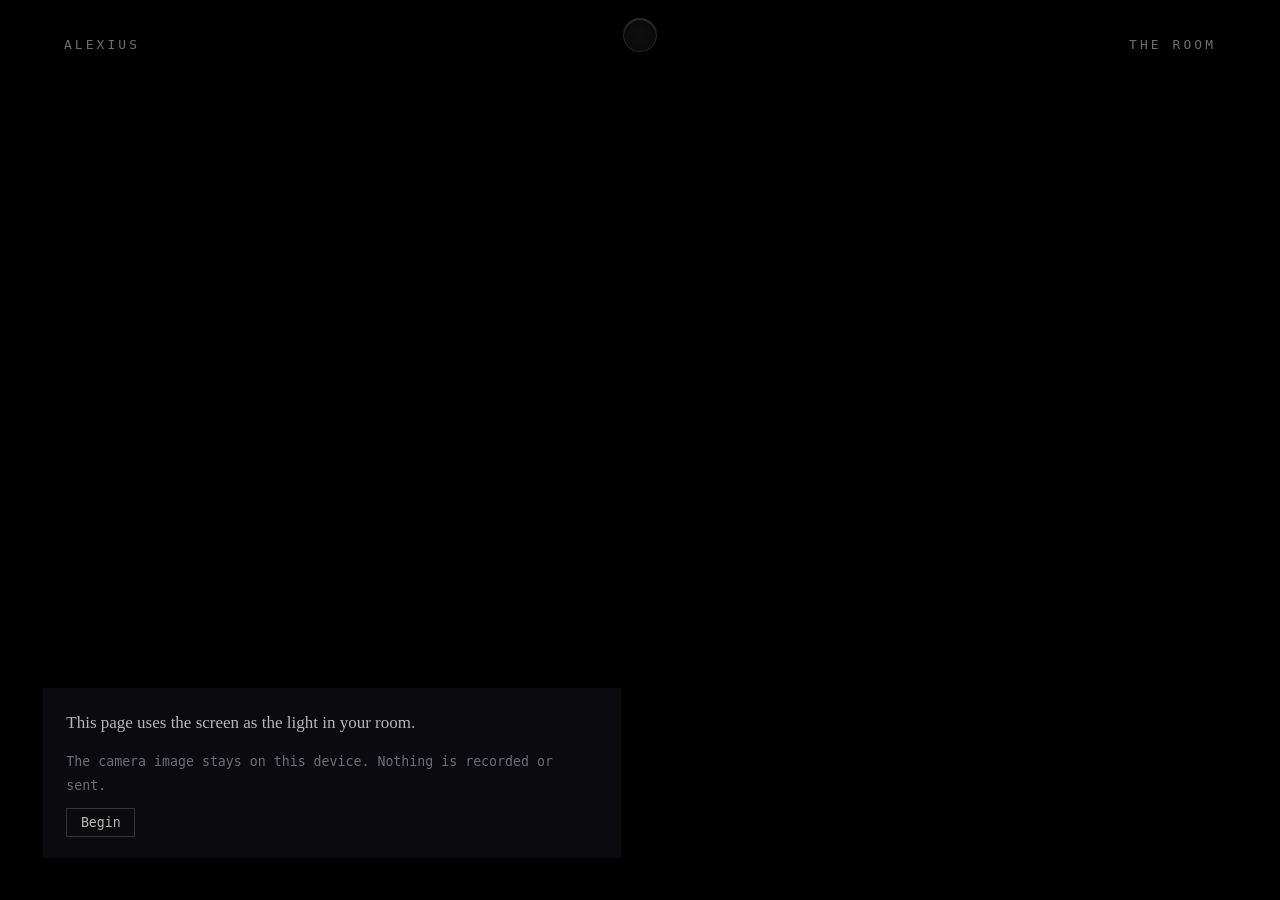
<file: room-color.html>
<!DOCTYPE html>
<html lang="en">
<head>
  <meta charset="utf-8">
  <meta name="viewport" content="width=device-width, initial-scale=1">
  <meta name="author" content="Alexius Odom">
  <meta name="copyright" content="© 2026 Alexius Odom. Images, recordings, writing, and studies: all rights reserved.">

  <!-- © 2026 Alexius Odom. The images, recordings, writing, and studies on this
     site are Alexius Odom's and are protected under U.S. copyright law.
     Unauthorized use is prohibited. The site's code was written with a
     large language model, under Alexius Odom's direction, and tuned by hand. -->

  <title>Alexius</title>
  <link rel="icon" href="assets/favicon.png" type="image/x-icon">
  <link rel="stylesheet" href="style.css?v=3">
  <link rel="stylesheet" href="interference.css">
  <link rel="stylesheet" href="room-color.css?v=4">
</head>
<body class="rc">

<!-- The field: the whole screen, used as the room's light source. -->
<div id="rc-field" aria-hidden="true"></div>

<a href="index.html" id="site-title">Alexius</a>

  <h1 id="page-title">The Room</h1>

<p id="page-note">‎ </p>

<button id="veil-btn" type="button"
        aria-label="Shift the field"
        aria-expanded="false"
        aria-controls="centre-nav"></button>

<nav id="centre-nav" aria-label="Site">
  <a href="index.html">Condition</a>
  <a href="archive.html">Archive</a>
  <a href="field-notes.html">Field Notes</a>
  <a href="field-drift.html">Field Drift</a>
  <a href="contact.html">Contact</a>
</nav>

<div id="invert-veil" aria-hidden="true"></div>

<!-- 1. THRESHOLD. Shown before the camera starts. -->
<section id="rc-gate" class="rc-panel">
  <p>This page uses the screen as the light in your room.</p>
  <p class="rc-data">The camera image stays on this device. Nothing is recorded or sent.</p>
  <button id="rc-begin" type="button">Begin</button>
  <p id="rc-gate-msg" class="rc-data" role="status"></p>
</section>

<!-- 2. CONDITIONS. Each line reports whether it is met. -->
<section id="rc-conditions" class="rc-panel" hidden>
  <ul class="rc-data" aria-live="polite">
    <li data-cond="camera"><span class="rc-mark"></span> Camera</li>
    <li data-cond="balance"><span class="rc-mark"></span> <span class="rc-label">Camera color</span></li>
    <li data-cond="dark"><span class="rc-mark"></span> <span class="rc-label">Room light</span>
      <span class="rc-meter"><span id="rc-meter-fill"></span><span id="rc-meter-mark"></span></span>
    </li>
    <li data-cond="mute"><span class="rc-mark"></span> <span class="rc-label">Room color</span></li>
    <li data-cond="screen"><span class="rc-mark">·</span> Screen brightness at full. Night Shift, True Tone, and night light off.</li>
  </ul>
  <p id="rc-instruction" role="status"></p>
</section>

<!-- 3. DURING. Appears on pointer movement, then decays. -->
<section id="rc-during" class="rc-panel" hidden>
  <p class="rc-data">
    <span id="rc-hex-screen">—</span> screen<br>
    <span id="rc-hex-room">—</span> room, as the camera reads it
  </p>
  <p>
    <button id="rc-mail" type="button">Email these colors to yourself</button>
    <button id="rc-end" type="button">End</button>
  </p>
  <p id="rc-keys" class="rc-data"></p>
  <div id="rc-mail-sheet" hidden>
    <textarea id="rc-mail-text" rows="8" readonly></textarea>
    <p>
      <a id="rc-mail-app" class="rc-btn" href="#">Open in mail app</a>
      <a id="rc-mail-gmail" class="rc-btn" href="#" target="_blank" rel="noopener noreferrer">Open in Gmail</a>
      <button id="rc-mail-copy" type="button">Copy</button>
      <button id="rc-mail-close" type="button">Close</button>
    </p>
  </div>
</section>

<!-- Off-screen: the camera's frames are drawn here, small, and read. -->
<video id="rc-video" playsinline muted></video>
<canvas id="rc-canvas" width="64" height="48" hidden></canvas>
<div id="cursor" aria-hidden="true"><img src="assets/cursor.png" alt=""></div>
<script src="cursor.js"></script>
<script src="interference.js?v=3"></script>
<script src="room-settings.js?v=3"></script>
<script src="room-color.js?v=6"></script>
</body>
</html>
</file>
<file: style.css>
/* ============================================================
      1. NO COLOR. Refuse hue to keep the work focused on the
         archive.

   2. NO CENTER. Content sits left; data sits in the right
      margin much like periphery. Structure encodes the
      finding.

   3. THE AFTERIMAGE. Interactive elements
      brighten quickly on hover and decay SLOWLY after the
      cursor leaves (0.15s in, 4s out). The glow persists after
      contact ends. Two lines of CSS. No JavaScript.
   ============================================================ */


/* ------------------------------------------------------------
   Change here,changes everywhere. */
:root {
  --eigengrau: #16161D;  /* background */
  --recess:    #0E0E13;  /* page footer */
  --bone:      #B9B7B0;  /* body text */
  --lit:       #E8E6DF;  /* hover */
  --ash:       #6E6D76;  /* secondary text, data, captions */
  --veil:      #34343D;  /* hairline rules and borders */

  /* Type. No font downloads — the site depends on nothing.
     Serif stack for prose.
     Monospace stack for instrument data. */
  --prose: "Iowan Old Style", "Palatino Linotype", Palatino, Georgia, serif;
  --data:  ui-monospace, "SF Mono", Menlo, Consolas, monospace;
}


/* ---- RESET (minimal) --------------------------------------- */
* { margin: 0; padding: 0; box-sizing: border-box; }

html { font-size: 17px; }

body {
  background: var(--eigengrau);
  color: var(--bone);
  font-family: var(--prose);
  line-height: 1.65;
  min-height: 100vh;
}


/* ---- THE DRAWN CURSOR --------------------------------------
   Works with cursor.js. The real cursor is hidden ONLY when
   the script confirms it's running — that's what the
   .has-cursor class means. No JS, no hiding: visitors always
   have a cursor. */
:root { --cursor-size: 44px; }

.has-cursor,
.has-cursor * { cursor: none; }

#cursor {
  position: fixed;
  /* Negative offsets center the image on the pointer:
     half of --cursor-size, negated. */
  left: calc(var(--cursor-size) / -2);
  top:  calc(var(--cursor-size) / -2);
  width: var(--cursor-size);
  pointer-events: none;          /* never blocks a click */
  transform: translate(-999px, -999px);  /* parked until first move */
  will-change: transform;
  z-index: 999;
}

#cursor img {
  display: block;
  width: 100%;
  transition: transform 0.12s linear, filter 0.4s ease-out;
  will-change: transform, filter;
}

/* ALTERNATIVE — constant slow spin instead of direction-
   following: the circle reads as continuously being redrawn.
   To try it: uncomment this block. (cursor.js's rotation will
   be overridden by the animation; tracking still works.)
@keyframes redraw { to { transform: rotate(360deg); } }
#cursor img { animation: redraw 14s linear infinite; transition: none; }
*/

/* Reduced motion: position tracking stays (it IS the cursor),
   rotation flourishes go. */
@media (prefers-reduced-motion: reduce) {
  #cursor img { transition: none; animation: none; }
}

a {
  color: var(--bone);
  text-decoration: none;
  border-bottom: 1px solid var(--veil);
  transition: color 4s ease-out, border-color 4s ease-out;
}
a:hover {
  color: var(--lit);
  border-color: var(--ash);
  transition: color 0.15s ease-in, border-color 0.15s ease-in;
}

a:focus-visible {
  outline: 1px solid var(--bone);
  outline-offset: 3px;
}

@media (prefers-reduced-motion: reduce) {
  a, a:hover { transition: none; }
}


/* ---- PAGE FRAME --------------------------------------------
   One grid: a prose column (left, capped at a readable measure)
   and a periphery column (right) that most pages leave empty.
 */

.page {
  display: grid;
  grid-template-columns: minmax(0, 34em) minmax(10em, 1fr);
  gap: 3rem;
  padding: 4rem 5vw 6rem;
  max-width: 72rem;
}

/* On narrow screens the periphery folds under the prose. */
@media (max-width: 44rem) {
  .page { grid-template-columns: 1fr; padding: 2.5rem 6vw 4rem; }
}


/* ---- HEADER / NAV ------------------------------------------ */
.site-head {
  grid-column: 1 / -1;          /* spans both columns */
  display: flex;
  flex-wrap: wrap;
  align-items: baseline;
  gap: 0.5rem 2.5rem;
  margin-bottom: 4rem;
}

.site-name {
  font-size: 1rem;
  font-weight: normal;
  letter-spacing: 0.22em;
  text-transform: uppercase;
  color: var(--ash);
}

.site-nav { display: flex; gap: 1.75rem; }

.site-nav a { border-bottom: none; font-size: 0.95rem; color: var(--ash); }
.site-nav a:hover { color: var(--lit); }
.site-nav a[aria-current="page"] { color: var(--bone); }


/* ---- PROSE ------------------------------------------------- */
h1 {
  font-weight: normal;
  font-size: 1.55rem;
  letter-spacing: 0.01em;
  margin-bottom: 2.2rem;
  color: var(--bone);
}

.prose p + p { margin-top: 1.2em; }

.quiet { color: var(--ash); font-size: 0.92rem; }


/* ---- ARCHIVE ENTRIES ---------------------------------------
   One <article class="study"> per study. The layout inside an
   entry repeats the page logic: note on the left, instrument
   data in the periphery. */
.study {
  grid-column: 1 / -1;
  display: grid;
  grid-template-columns: minmax(0, 34em) minmax(10em, 1fr);
  gap: 1rem 3rem;
  padding: 3rem 0;
  border-top: 1px solid var(--veil);
}
      
@media (max-width: 44rem) {
  .study { grid-template-columns: 1fr; }
}

.study-head {
  grid-column: 1 / -1;
  display: flex;
  align-items: baseline;
  gap: 1.5rem;
  margin-bottom: 1.2rem;
}

.study-number {
  font-family: var(--data);
  font-size: 0.9rem;
  color: var(--bone);
  letter-spacing: 0.08em;
}

.study-date { font-family: var(--data); font-size: 0.8rem; color: var(--ash); }

/* Images sit in a slightly deeper shadow so their
   own light reads against it. */
.study figure {
  grid-column: 1;
  background: var(--recess);
  padding: 1rem;
  margin-bottom: 1rem;
}

.study img { display: block; width: 100%; height: auto; }

.study figcaption {
  font-family: var(--data);
  font-size: 0.75rem;
  color: var(--ash);
  padding-top: 0.7rem;
}

.study audio { width: 100%; margin-top: 0.6rem; }

/* The body of the entry. */
.study .note { grid-column: 1; }

/* THE PERIPHERY — instrument data as marginalia.
   A definition list: <dt> is the label, <dd> is the reading. */
.periphery {
  grid-column: 2;
  grid-row: 2 / span 3;      /* runs alongside figure + note */
  font-family: var(--data);
  font-size: 0.78rem;
  line-height: 1.9;
  color: var(--ash);
  align-self: start;
  border-left: 1px solid var(--veil);
  padding-left: 1.2rem;
}

@media (max-width: 44rem) {
  .periphery { grid-column: 1; grid-row: auto; border-left: none; padding-left: 0; }
}

.periphery dt {
  text-transform: uppercase;
  letter-spacing: 0.14em;
  font-size: 0.66rem;
  margin-top: 0.9rem;
}

.periphery dd { color: var(--bone); }

/* An open contradiction attached to an entry. Not an error —
   load-bearing structure. Set apart, unresolved. */
.contradiction {
  grid-column: 1;
  margin-top: 1.4rem;
  padding-left: 1.2rem;
  border-left: 1px solid var(--ash);
  color: var(--ash);
  font-size: 0.92rem;
}


/* ---- FOOTER ------------------------------------------------ */
.site-foot {
  grid-column: 1 / -1;
  margin-top: 5rem;
  padding-top: 1.5rem;
  border-top: 1px solid var(--veil);
  font-family: var(--data);
  font-size: 0.72rem;
  letter-spacing: 0.1em;
  color: var(--ash);
}
</file>
<file: interference.css>
/* interference.css — v6 */
/* ============================================================
   interference.css
   Loads AFTER style.css. Additive only — redefines nothing
   from your palette.

   Layer order (z-index), lowest first:
     -1   #field-canvas    the interference field
      0   page content
    999   #cursor          your drawn cursor
   8000   #centre-nav      inverts with the page
   8200   #site-title / #page-title
   9000   #invert-veil     the inversion itself
   9100   #veil-btn        never inverted; mirrors state itself
   ============================================================ */


/* ---- THE FIELD --------------------------------------------- */
#field-canvas {
  position: fixed;
  inset: 0;
  width: 100%;
  height: 100%;
  display: block;
  z-index: -1;
  pointer-events: none;
}


/* ---- THE TWO MARKS -----------------------------------------
   Name left, page right. Both on the same baseline, both in the
   data font — they are instrument labels, not headings. The
   name shares its left edge (5vw) with the standing line at the
   bottom of the page, so the left margin holds one axis. */
#site-title,
#page-title {
  position: fixed;
  top: 2rem;
  z-index: 8200;
  margin: 0;
  font-family: var(--data);
  font-size: 0.76rem;
  font-weight: normal;
  letter-spacing: 0.24em;
  text-transform: uppercase;
  color: var(--ash);
  border-bottom: none;
}
#site-title { left: 5vw; }
#page-title { right: 5vw; text-align: right; }
#site-title:hover { color: var(--lit); }

/* The descriptive line, if you keep one. Delete the element to
   drop it — nothing else depends on it. */
#page-note {
  position: fixed;
  top: 3.6rem;
  right: 5vw;
  z-index: 8200;
  max-width: 20em;
  text-align: right;
  font-family: var(--data);
  font-size: 0.64rem;
  line-height: 1.7;
  letter-spacing: 0.06em;
  color: var(--ash);
  opacity: 0.55;
  pointer-events: none;
}

@media (max-width: 44rem) {
  #site-title, #page-title { left: 6vw; right: 6vw; font-size: 0.66rem; }
  #page-note { display: none; }
}


/* ---- THE BUTTON --------------------------------------------
   Above the veil, so it is never inverted by it; it mirrors the
   state itself, which means hover always shows you the state you
   are about to enter. */
#veil-btn {
  position: fixed;
  top: 1.05rem;
  left: 50%;
  transform: translateX(-50%);
  z-index: 9100;

  width: 34px;
  height: 34px;
  padding: 0;
  border-radius: 50%;
  border: 1px solid rgba(255,255,255,0.11);

  background: rgba(255,255,255,0.045);
  -webkit-backdrop-filter: blur(7px) saturate(115%);
  backdrop-filter: blur(7px) saturate(115%);
   
  box-shadow:
    inset 0 1px 0 rgba(255,255,255,0.17),
    inset 0 -1px 0 rgba(0,0,0,0.30),
    0 2px 12px rgba(0,0,0,0.55);
  transition: filter 500ms ease;
}
.has-cursor #veil-btn { cursor: none; }
#veil-btn.is-inverted       { filter: invert(1); }
#veil-btn:hover             { filter: invert(1); }
#veil-btn.is-inverted:hover { filter: none; }
#veil-btn:focus-visible { outline: 1px solid var(--bone); outline-offset: 4px; }


/* ---- THE VEIL ----------------------------------------------
   The filtered element scales; it is never clipped. clip-path is
   a binary boundary by definition, so it can never feather — the
   soft edge has to come from a mask instead. scale() is also
   composited on the GPU and never touches layout.

   invert(1) alone sent your soft greens to electric magenta.
   Grayscale killed that, but it also killed the point: a negative
   afterimage IS a complementary hue, which is the thing the whole
   practice is about. saturate(0.62) keeps the complement and
   drops the chroma to where an afterimage actually presents.
   hue-rotate(-8deg) corrects for perceptual complements not
   sitting exactly 180 degrees apart in sRGB.

   Tune saturate: toward 0.4 if it shouts, toward 0.85 if timid. */
#invert-veil {
  position: fixed;
  inset: 0;
  z-index: 9000;
  pointer-events: none;
  overflow: hidden;
}
#invert-veil::before {
  content: "";
  position: absolute;
  left: 50%;
  top: 35px;
  width: 260vmax;
  height: 260vmax;
  margin: -130vmax 0 0 -130vmax;
  border-radius: 50%;

  -webkit-backdrop-filter: invert(1) saturate(0.62) hue-rotate(-8deg);
  backdrop-filter: invert(1) saturate(0.62) hue-rotate(-8deg);

  /* THE FILTER WIDTH. Opaque core to 70% of the radius, feathering
     to nothing at the rim. Lower the 70% to soften further. */
  -webkit-mask-image: radial-gradient(closest-side, #000 70%, transparent 100%);
  mask-image: radial-gradient(closest-side, #000 70%, transparent 100%);

  /* 0.001 rather than 0: the layer is never destroyed and rebuilt
     mid-animation. */
  transform: scale(0.001);
  transition: transform 2000ms cubic-bezier(.42, 0, .28, 1);
}
#invert-veil.on::before      { transform: scale(1); }
#invert-veil.no-anim::before { transition: none; }


/* ---- CENTRE NAV -------------------------------------------- */
#centre-nav {
  position: fixed;
  inset: 0;
  z-index: 8000;
  display: flex;
  flex-direction: column;
  align-items: center;
  justify-content: center;
  gap: 1.5rem;
  opacity: 0;
  pointer-events: none;
  transition: opacity 1100ms ease;
}
#centre-nav.open { opacity: 1; pointer-events: auto; }

#centre-nav a {
  font-family: var(--data);
  font-size: 0.9rem;
  letter-spacing: 0.26em;
  text-transform: uppercase;
  color: var(--ash);
  border-bottom: none;
  opacity: 0;
  transform: translateY(9px);
  transition: opacity 900ms ease, transform 900ms ease, color 0.15s ease-in;
}
#centre-nav.open a { opacity: 1; transform: none; }
#centre-nav a:hover { color: var(--lit); }
#centre-nav a[aria-current="page"] { color: var(--bone); }

#centre-nav.open a:nth-child(1) { transition-delay: 300ms; }
#centre-nav.open a:nth-child(2) { transition-delay: 440ms; }
#centre-nav.open a:nth-child(3) { transition-delay: 580ms; }
#centre-nav.open a:nth-child(4) { transition-delay: 720ms; }
#centre-nav.open a:nth-child(5) { transition-delay: 860ms; }

/* The nav opens where the work is, so the work withdraws while
   it is open rather than being covered by it. Reading and
   navigating are two states, not one crowded one. */
.fn-stage,
.page,
.fn-foot {
  transition: opacity 1000ms ease, filter 1000ms ease;
}
body.nav-open .fn-stage,
body.nav-open .page,
body.nav-open .fn-foot {
  opacity: 0.08;
  filter: blur(2px);
  pointer-events: none;
}


/* ---- BLOOM -------------------------------------------------
   JS drives filter and text-shadow. Both paint outside the box
   without reflowing anything. Your 4s afterimage decay on colour
   still runs underneath, on different properties: the bloom is
   what happens during contact, the afterimage is what remains
   after it. */
.prose a,
.fn-entry a,
a.bloom {
  position: relative;
  will-change: filter, text-shadow;
}


/* ---- SECTION HEADING ---------------------------------------
   #page-title is the h1 on every page now, so a heading inside
   the content is an h2. This carries the weight the old h1 had
   in style.css. */
.prose h2 {
  grid-column: 1 / -1;
  font-weight: normal;
  font-size: 1.55rem;
  letter-spacing: 0.01em;
  margin-bottom: 2.2rem;
  color: var(--bone);
}


/* ---- THE STAGE ---------------------------------------------
   Two states, deliberately.

   Without JS the stage is inert: entries stack and the page
   scrolls, exactly as before. This is the same contract
   cursor.js makes — if the script fails, nothing is lost.

   With JS the script adds .is-live and one entry is held at a
   time. Every entry is absolutely centred in both cases, so
   moving between them changes opacity only. Nothing reflows. */
.fn-stage {
  position: relative;
  padding: 7rem 5vw 6rem;
}

.fn-entry img,
.fn-entry video { display: block; max-width: 100%; height: auto; margin: 0 auto; }
.fn-entry audio { display: block; width: 100%; }

/* -- inert (no JS) -- */
.fn-stage:not(.is-live) .fn-entry {
  width: min(86vw, 34em);
  margin: 0 0 5rem;
  padding-top: 2rem;
  border-top: 1px solid var(--veil);
}

/* -- live --
   Fixed height, not min-height: the stage is exactly the viewport
   and cannot grow, so the page never scrolls. Everything inside
   is capped to fit rather than being allowed to push past. */
.fn-stage.is-live {
  height: 100vh;
  height: 100svh;
  padding: 0;
  overflow: hidden;
  touch-action: pan-y;
}
.has-cursor .fn-stage.is-live { cursor: none; }

.fn-stage.is-live .fn-entry {
  position: absolute;
  left: 50%;
  top: 50%;
  transform: translate(-50%, -50%);
  width: min(86vw, 34em);
  max-height: 72vh;
  overflow-y: auto;
  opacity: 0;
  pointer-events: none;
  z-index: 1;
  transition: opacity 900ms ease;
}
.fn-stage.is-live .fn-entry.current {
  opacity: 1;
  pointer-events: auto;
  z-index: 2;
}
/* 60vh leaves a clear band beneath the work for the standing
   line, so the two never sit level with each other. */
.fn-stage.is-live .fn-entry img,
.fn-stage.is-live .fn-entry video { max-height: 60vh; width: auto; }

/* The adjacent entry, ghosted in when the pointer nears an edge.
   That is the whole affordance: no arrow, no counter, no
   instruction. The space shows you where it opens. */
.fn-ghost {
  position: absolute;
  top: 50%;
  width: min(34vw, 20em);
  transform: translateY(-50%);
  opacity: 0;
  pointer-events: none;
  filter: blur(3px);
  transition: opacity 800ms ease;
  z-index: 0;
}
.fn-ghost.left  { left: 2vw; }
.fn-ghost.right { right: 2vw; }
.fn-ghost.lit   { opacity: 0.09; }
.fn-ghost img,
.fn-ghost video { display: block; width: 100%; height: auto; }

/* On touch the ghost is dropped — swipe is the affordance there,
   and it is already native. */
@media (max-width: 44rem) {
  .fn-ghost { display: none; }
  .fn-stage.is-live .fn-entry { width: 88vw; }
}

/* The standing line, beneath the work rather than beside it.
   The entry above is capped at 60vh so the two never meet. */
.fn-foot {
  position: fixed;
  left: 50%;
  transform: translateX(-50%);
  bottom: 1.4rem;
  z-index: 8100;
  font-family: var(--data);
  font-size: 0.68rem;
  letter-spacing: 0.14em;
  color: var(--ash);
  text-align: center;
  white-space: nowrap;
  pointer-events: none;
}
@media (max-width: 44rem) {
  .fn-foot { font-size: 0.54rem; letter-spacing: 0.1em; }
}


/* ---- ZOOM ---------------------------------------------------
   Sits above the content and the nav, below the veil — so a
   zoomed image inverts with everything else when the button is
   pressed. The layer has no background of its own: the page
   withdraws behind it instead, so the interference field stays
   visible around the image rather than being covered by a slab.

   Three seconds each way. Opacity and scale run together on the
   same curve, so the image surfaces rather than arrives. */
#zoom-layer {
  position: fixed;
  inset: 0;
  z-index: 8600;
  display: flex;
  align-items: center;
  justify-content: center;
  opacity: 0;
  pointer-events: none;
  transition: opacity 3000ms ease;
}
#zoom-layer.on { opacity: 1; pointer-events: auto; }
.has-cursor #zoom-layer { cursor: none; }

#zoom-layer img {
  display: block;
  max-width: 92vw;
  max-height: 92vh;
  transform: scale(0.86);
  transition: transform 3000ms cubic-bezier(.22, .61, .36, 1);
  will-change: transform;
}
#zoom-layer.on img { transform: scale(1); }

/* Same withdrawal as the nav, deeper and softer. */
body.zoom-open .fn-stage,
body.zoom-open .page,
body.zoom-open .fn-foot {
  opacity: 0.06;
  filter: blur(3px);
  pointer-events: none;
}

/* The drawn cursor was at 999, which put it beneath the nav and
   would have put it beneath a zoomed image. Above both now, and
   still below the veil so it keeps inverting. */
#cursor { z-index: 8900; }

/* The archive figure is now a zoom target, so it should read as
   one. The overlay in style.css still blocks the image itself;
   the listener sits on the figure and fires through it. */
.study figure { cursor: zoom-in; }
.has-cursor .study figure { cursor: none; }


/* ---- IMAGE HANDLING ----------------------------------------
   Replaces the figure::after overlay, which only ever applied on
   pages using <figure> — Field Notes never did. Right-click is
   blocked in JS. Neither stops devtools; nothing does. */
img, video {
  -webkit-user-drag: none;
  -webkit-touch-callout: none;
  user-select: none;
}


/* ---- REDUCED MOTION ----------------------------------------
   The field freezes to a still frame (handled in JS) and bloom
   is disabled. The inversion stays: it is a luminance change,
   not motion, and it is the point of the button. */
@media (prefers-reduced-motion: reduce) {
  #centre-nav,
  #centre-nav a,
  .fn-entry,
  .fn-ghost,
  .fn-stage,
  #zoom-layer,
  #zoom-layer img,
  .page { transition-duration: 1ms; }
}
</file>
<file: room-color.css>
/* ============================================================
   ROOM. The one page that uses hue. The hue lives only in the
   field (the screen as light source). Text, buttons, and
   marks stay hueless, as on every other page.
   ============================================================ */

body.rc {
  background: #000;
  overflow: hidden;
}

/* The field covers everything. Its colour is set by
   room-color.js. Slow transition so steps read as drift. */
#rc-field {
  position: fixed;
  inset: 0;
  background: #000;
  transition: background-color 0.6s linear;
}
/* During the brightness check the field must change at once. */
#rc-field.rc-instant { transition: none; }

.rc-panel {
  position: fixed;
  z-index: 2;
  /* Afterimage: quick in, slow out. */
  transition: opacity 0.15s ease-in;
}
.rc-faded {
  opacity: 0;
  transition: opacity 4s ease-out;
  pointer-events: none;
}

.rc-panel {
  left: 2.5rem;
  bottom: 2.5rem;
  max-width: 34rem;
  padding: 1.2rem 1.4rem;
  background: rgba(14, 14, 19, 0.82);   /* --recess */
  color: var(--bone);
}
.rc-panel[hidden] { display: none; }
.rc-panel p + p { margin-top: 0.8rem; }

.rc-data {
  font-family: var(--data);
  font-size: 0.78rem;
  color: var(--ash);
  line-height: 1.8;
}

.rc-panel ul { list-style: none; }
.rc-mark {
  display: inline-block;
  width: 1.2em;
  color: var(--ash);
}
li.rc-met    .rc-mark::before { content: "●"; color: var(--lit); }
li.rc-unmet  .rc-mark::before { content: "○"; }
li.rc-weak   .rc-mark::before { content: "◐"; }
li.rc-met { color: var(--bone); }

/* Room-light meter: fill = share of the light on you that
   comes from the screen. The mark = the threshold. */
.rc-meter {
  position: relative;
  display: inline-block;
  vertical-align: middle;
  width: 8rem;
  height: 2px;
  margin-left: 0.6rem;
  background: var(--veil);
}
#rc-meter-fill {
  position: absolute;
  left: 0; top: 0; bottom: 0;
  width: 0;
  background: var(--bone);
  transition: width 0.6s linear;
}
#rc-meter-mark {
  position: absolute;
  top: -4px; bottom: -4px;
  width: 1px;
  background: var(--lit);
}

#rc-instruction {
  margin-top: 0.9rem;
  color: var(--bone);
}

.rc-panel button {
  font-family: var(--data);
  font-size: 0.78rem;
  color: var(--bone);
  background: none;
  border: 1px solid var(--veil);
  padding: 0.35rem 0.8rem;
  margin-top: 0.6rem;
  margin-right: 0.6rem;
  cursor: pointer;
  transition: color 4s ease-out, border-color 4s ease-out;
}
.rc-panel button:hover,
.rc-panel button:focus-visible {
  color: var(--lit);
  border-color: var(--ash);
  transition: color 0.15s, border-color 0.15s;
}

/* Some browsers stop decoding a video set to display:none,
   so it stays rendered, 1px and invisible. */
#rc-video {
  position: fixed;
  width: 1px; height: 1px;
  opacity: 0;
  pointer-events: none;
}

/* The pointer is a light source too. Hidden when still. */
body.rc-still, body.rc-still * { cursor: none; }

/* While the room is lit by the page, the site's chrome leaves:
   in fullscreen, title, nav, veil button, and drawn cursor go.
   The veil goes whenever a session is live, fullscreen or not:
   its invert() would flip the light itself. */
html:fullscreen #site-title,
html:fullscreen #page-title,
html:fullscreen #page-note,
html:fullscreen #veil-btn,
html:fullscreen #centre-nav,
html:fullscreen #cursor,
body.rc-live #invert-veil { display: none; }

/* With the drawn cursor gone, give the real one back,
   until stillness hides it. */
html.has-cursor:fullscreen body:not(.rc-still),
html.has-cursor:fullscreen body:not(.rc-still) * { cursor: auto; }

/* ---- TUNING PANEL (room-color.html?tune only) -------------- */
#rc-tune {
  position: fixed;
  z-index: 9500;
  top: 1.2rem; right: 1.2rem; bottom: 1.2rem;
  width: 24rem;
  overflow-y: auto;
  padding: 1rem 1.2rem;
  background: rgba(14, 14, 19, 0.9);    /* --recess */
  color: var(--bone);
  font-family: var(--data);
  font-size: 0.72rem;
  line-height: 1.6;
}
#rc-tune[hidden] { display: none; }
.rc-tune-head { display: flex; justify-content: space-between; margin-bottom: 0.6rem; }
#rc-tune h2 {
  font: inherit;
  color: var(--ash);
  letter-spacing: 0.12em;
  margin: 1.2rem 0 0.4rem;
  border-top: 1px solid var(--veil);
  padding-top: 0.6rem;
}
#rc-tune pre {
  font: inherit;
  color: var(--ash);
  white-space: pre-wrap;
  margin: 0.4rem 0;
}
.rc-tune-row { display: flex; align-items: center; gap: 0.5rem; margin-top: 0.5rem; }
.rc-tune-row label { flex: 1 1 9rem; }
.rc-tune-row input[type="range"] { flex: 1 1 7rem; accent-color: var(--bone); }
.rc-tune-row input[type="number"] {
  width: 4.6rem;
  font: inherit;
  color: var(--lit);
  background: transparent;
  border: 1px solid var(--veil);
  padding: 0.1rem 0.3rem;
}
.rc-tune-help { color: var(--ash); margin: 0.15rem 0 0; }
.rc-tune-note { color: var(--bone); margin-top: 0.8rem; }
#rc-tune button {
  font: inherit;
  color: var(--bone);
  background: none;
  border: 1px solid var(--veil);
  padding: 0.3rem 0.7rem;
  margin: 0.6rem 0.5rem 0 0;
  cursor: pointer;
}
#rc-tune button:hover { color: var(--lit); border-color: var(--ash); }
#rc-tune textarea {
  width: 100%;
  margin-top: 0.6rem;
  font: inherit;
  color: var(--bone);
  background: var(--eigengrau);
  border: 1px solid var(--veil);
}

/* ---- The colors, to send (opened by "Email these colors") -- */
#rc-mail-sheet[hidden] { display: none; }
#rc-mail-text {
  width: 100%;
  margin-top: 0.8rem;
  font-family: var(--data);
  font-size: 0.72rem;
  color: var(--bone);
  background: var(--eigengrau);
  border: 1px solid var(--veil);
  padding: 0.5rem;
  resize: vertical;
}
.rc-panel a.rc-btn {
  display: inline-block;
  font-family: var(--data);
  font-size: 0.78rem;
  color: var(--bone);
  text-decoration: none;
  border: 1px solid var(--veil);
  padding: 0.35rem 0.8rem;
  margin-top: 0.6rem;
  margin-right: 0.6rem;
}
.rc-panel a.rc-btn:hover { color: var(--lit); border-color: var(--ash); }
</file>
